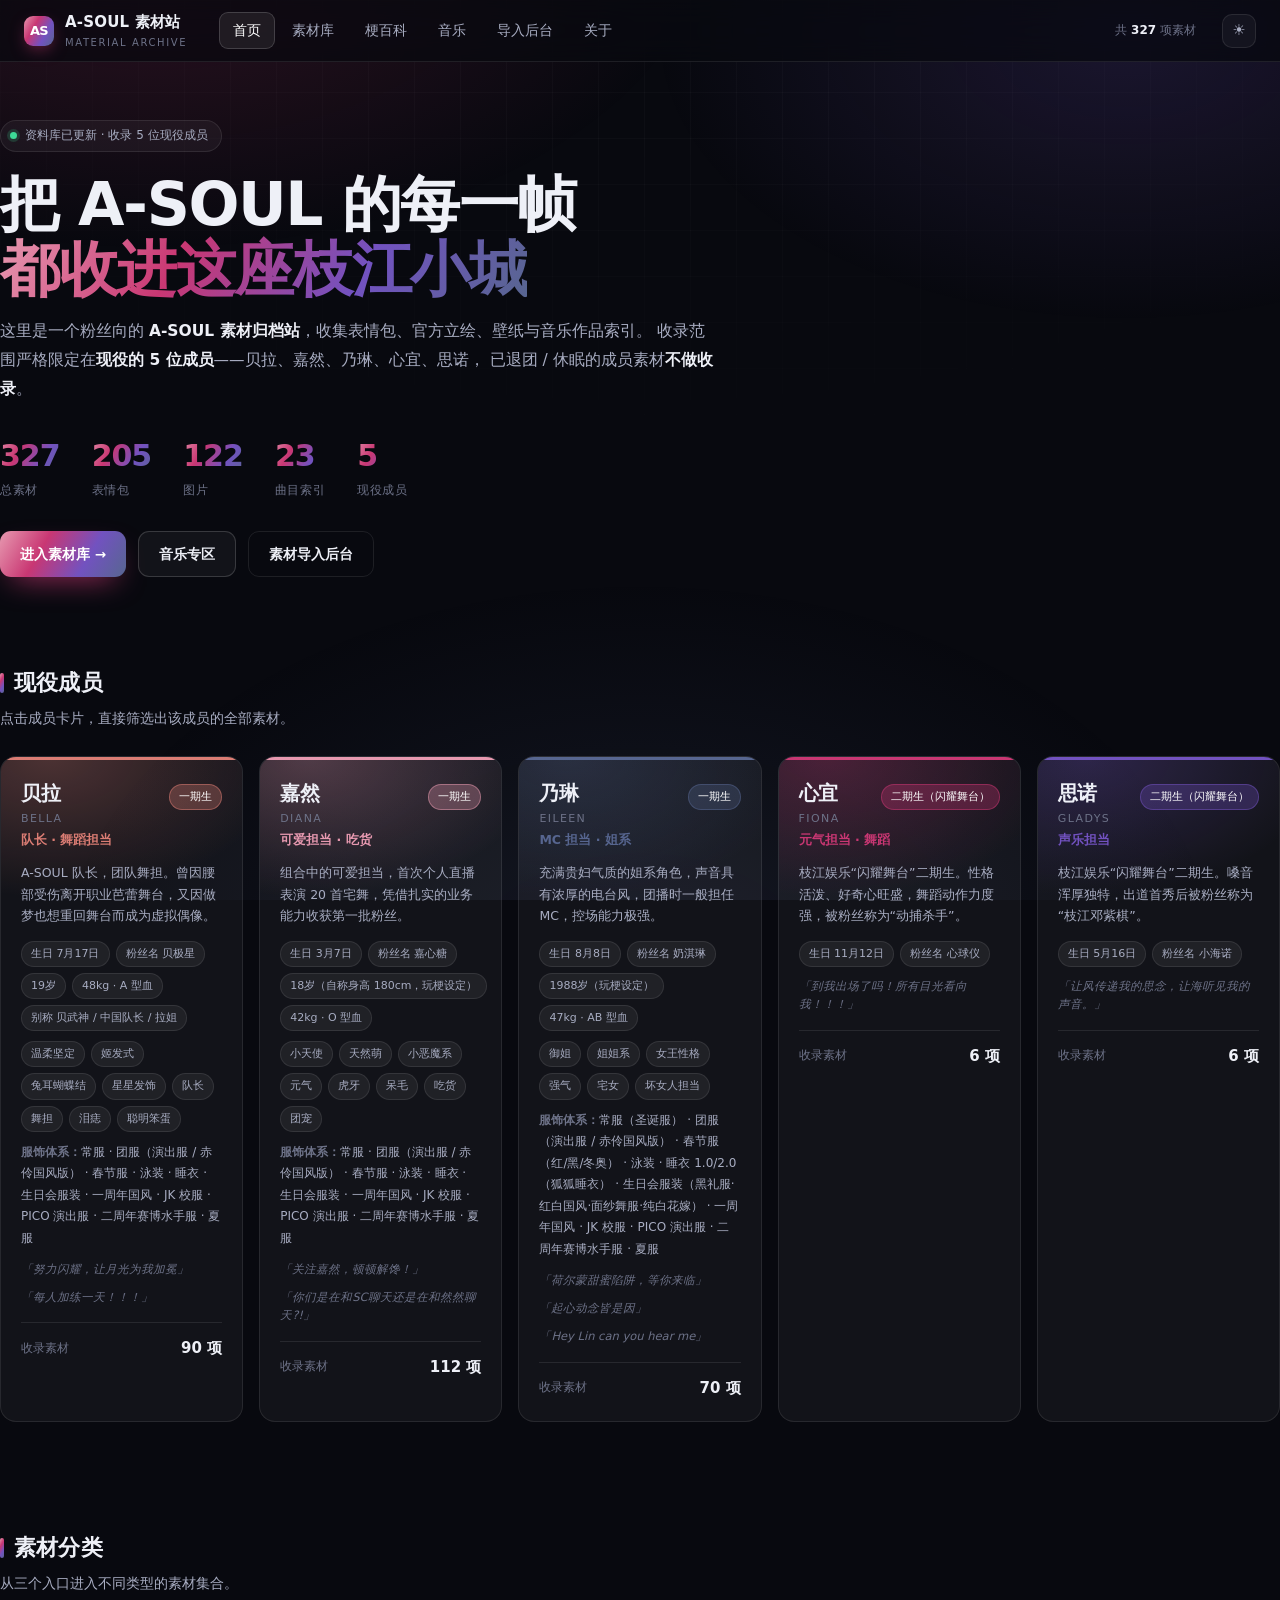
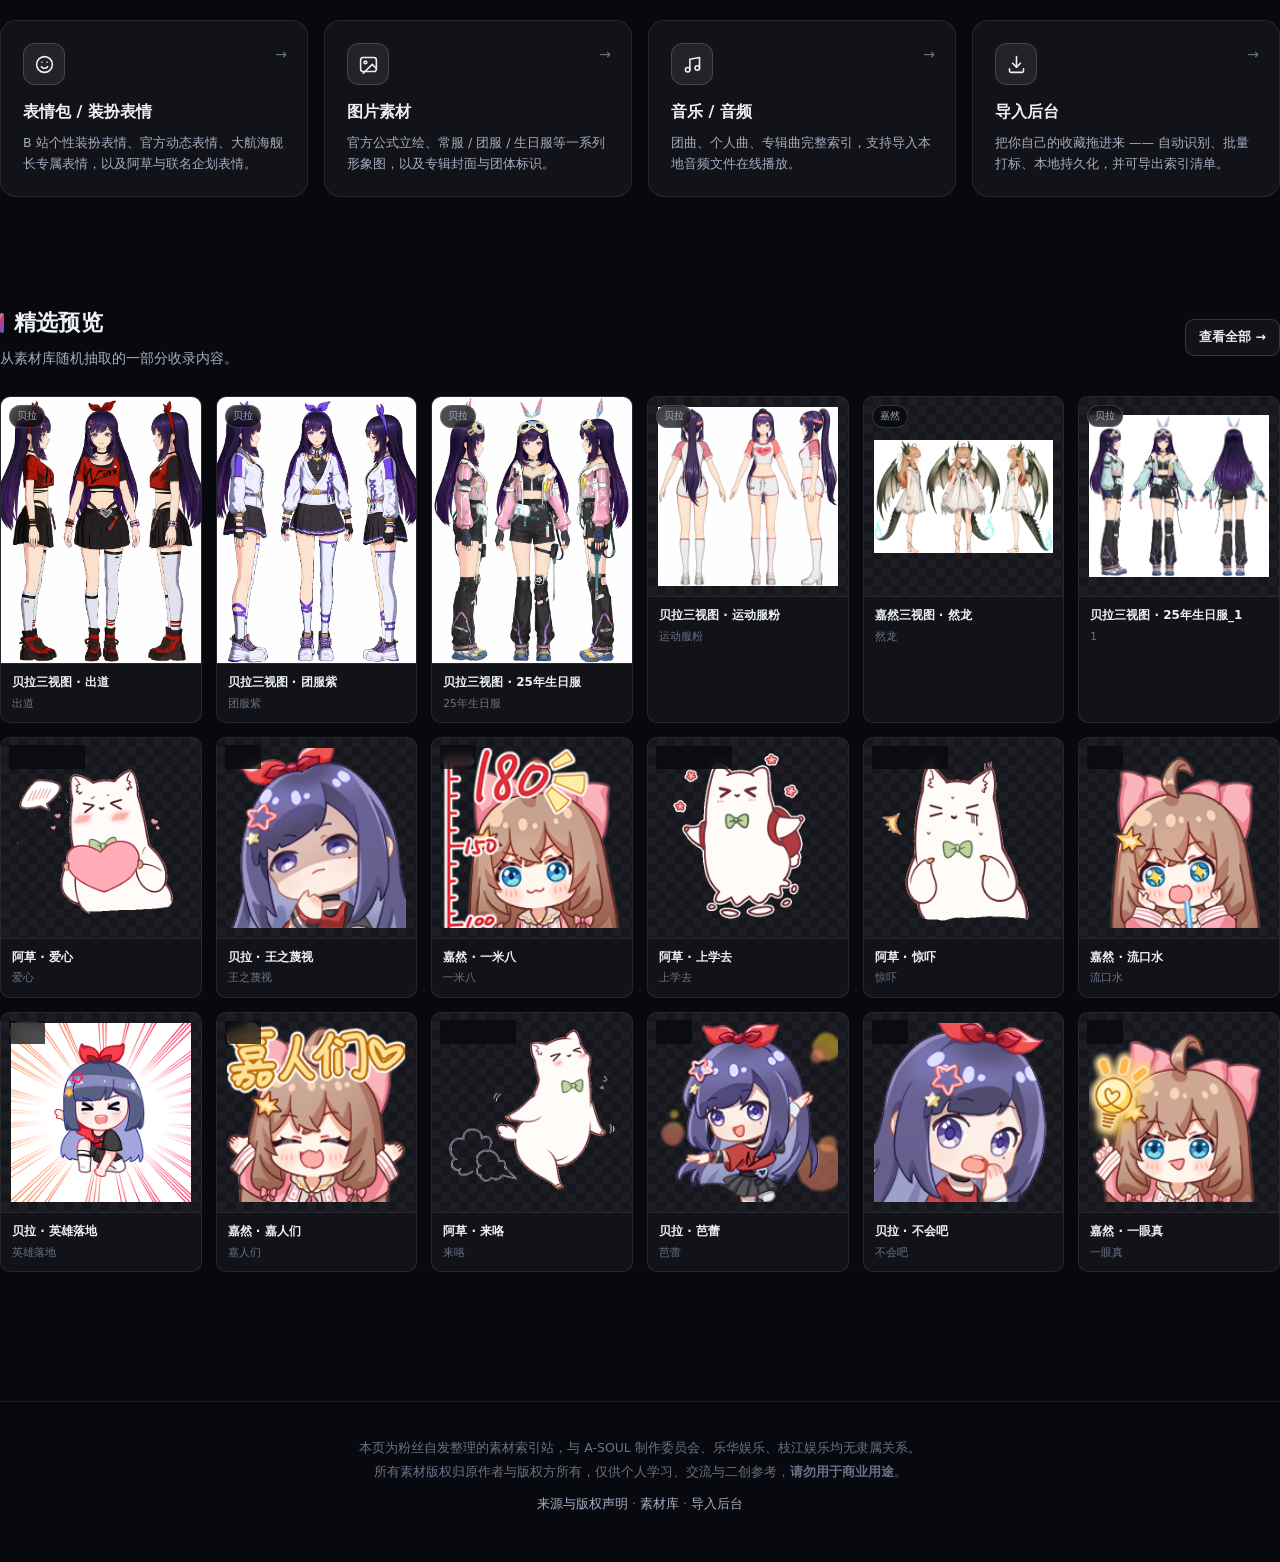
<file: asoul-materials/index.html>
<!DOCTYPE html>
<html lang="zh-CN">
<head>
<meta charset="UTF-8">
<meta name="viewport" content="width=device-width, initial-scale=1">
<title>A-SOUL 素材站 · 灵境少女二创资料库</title>
<meta name="description" content="A-SOUL 素材收集站：表情包、立绘、壁纸与音乐索引。收录贝拉、嘉然、乃琳、心宜、思诺，不含已退团成员。">
<link rel="stylesheet" href="assets/css/site.css">
<script>try{if(localStorage.getItem('asoul.theme')==='light')document.documentElement.setAttribute('data-theme','light')}catch(e){}</script>
</head>
<body>

<header class="nav" data-nav></header>

<main>
  <section class="hero wrap">
    <span class="hero-badge"><i></i>资料库已更新 · 收录 5 位现役成员</span>
    <h1>把 A-SOUL 的每一帧<br><span class="grad">都收进这座枝江小城</span></h1>
    <p class="hero-lead">
      这里是一个粉丝向的 <b>A-SOUL 素材归档站</b>，收集表情包、官方立绘、壁纸与音乐作品索引。
      收录范围严格限定在<b>现役的 5 位成员</b>——贝拉、嘉然、乃琳、心宜、思诺，
      已退团 / 休眠的成员素材<b>不做收录</b>。
    </p>

    <div class="hero-kpis" id="kpis"></div>

    <div class="hero-actions">
      <a class="btn primary" href="gallery.html">进入素材库 →</a>
      <a class="btn" href="audio.html">音乐专区</a>
      <a class="btn ghost" href="import.html">素材导入后台</a>
    </div>
  </section>

  <section class="section wrap">
    <div class="section-head">
      <h2>现役成员</h2>
      <p>点击成员卡片，直接筛选出该成员的全部素材。</p>
    </div>
    <div class="member-grid" id="memberGrid"></div>
  </section>

  <section class="section wrap">
    <div class="section-head">
      <h2>素材分类</h2>
      <p>从三个入口进入不同类型的素材集合。</p>
    </div>
    <div class="entry-grid">
      <a class="entry" href="gallery.html?type=sticker">
        <span class="arrow">→</span>
        <div class="entry-ico">
          <svg width="21" height="21" viewBox="0 0 24 24" fill="none" stroke="currentColor" stroke-width="1.8" stroke-linecap="round" stroke-linejoin="round">
            <circle cx="12" cy="12" r="9"/><path d="M8.5 14.5s1.3 1.8 3.5 1.8 3.5-1.8 3.5-1.8"/><path d="M9 9.5h.01M15 9.5h.01"/>
          </svg>
        </div>
        <h3>表情包 / 装扮表情</h3>
        <p>B 站个性装扮表情、官方动态表情、大航海舰长专属表情，以及阿草与联名企划表情。</p>
      </a>
      <a class="entry" href="gallery.html?type=image">
        <span class="arrow">→</span>
        <div class="entry-ico">
          <svg width="21" height="21" viewBox="0 0 24 24" fill="none" stroke="currentColor" stroke-width="1.8" stroke-linecap="round" stroke-linejoin="round">
            <rect x="3" y="4" width="18" height="16" rx="3"/><circle cx="8.5" cy="9.5" r="1.6"/><path d="M21 16.5l-4.7-4.7L6 22"/>
          </svg>
        </div>
        <h3>图片素材</h3>
        <p>官方公式立绘、常服 / 团服 / 生日服等一系列形象图，以及专辑封面与团体标识。</p>
      </a>
      <a class="entry" href="audio.html">
        <span class="arrow">→</span>
        <div class="entry-ico">
          <svg width="21" height="21" viewBox="0 0 24 24" fill="none" stroke="currentColor" stroke-width="1.8" stroke-linecap="round" stroke-linejoin="round">
            <path d="M9 18V6l11-2v12"/><circle cx="6.5" cy="18" r="2.6"/><circle cx="17.5" cy="16" r="2.6"/>
          </svg>
        </div>
        <h3>音乐 / 音频</h3>
        <p>团曲、个人曲、专辑曲完整索引，支持导入本地音频文件在线播放。</p>
      </a>
      <a class="entry" href="import.html">
        <span class="arrow">→</span>
        <div class="entry-ico">
          <svg width="21" height="21" viewBox="0 0 24 24" fill="none" stroke="currentColor" stroke-width="1.8" stroke-linecap="round" stroke-linejoin="round">
            <path d="M12 3v12"/><path d="M7.5 10.5L12 15l4.5-4.5"/><path d="M4 17v2.5A1.5 1.5 0 0 0 5.5 21h13a1.5 1.5 0 0 0 1.5-1.5V17"/>
          </svg>
        </div>
        <h3>导入后台</h3>
        <p>把你自己的收藏拖进来 —— 自动识别、批量打标、本地持久化，并可导出索引清单。</p>
      </a>
    </div>
  </section>

  <section class="section wrap">
    <div class="section-head row-between">
      <div>
        <h2>精选预览</h2>
        <p>从素材库随机抽取的一部分收录内容。</p>
      </div>
      <a class="btn sm" href="gallery.html">查看全部 →</a>
    </div>
    <div class="grid" id="previewGrid"></div>
  </section>
</main>

<footer class="footer">
  <div>本页为粉丝自发整理的素材索引站，与 A-SOUL 制作委员会、乐华娱乐、枝江娱乐均无隶属关系。</div>
  <div>所有素材版权归原作者与版权方所有，仅供个人学习、交流与二创参考，<b>请勿用于商业用途</b>。</div>
  <div class="mt-8"><a href="about.html">来源与版权声明</a> · <a href="gallery.html">素材库</a> · <a href="import.html">导入后台</a></div>
</footer>

<script src="assets/js/data.js?v=2"></script>
<script src="assets/js/core.js?v=2"></script>
<script>
(async function () {
  const S = window.ASOUL;
  await S.boot('index.html');

  const st = S.stats();

  /* KPI */
  document.getElementById('kpis').innerHTML = [
    ['总素材', st.total],
    ['表情包', st.sticker],
    ['图片', st.image],
    ['曲目索引', st.music],
    ['现役成员', 5]
  ].map(k => '<div class="kpi"><div class="n">' + k[1] + '</div><div class="l">' + k[0] + '</div></div>').join('');

  /* 成员卡 */
  const members = S.baseMembers.filter(m => m.id !== 'group');
  document.getElementById('memberGrid').innerHTML = members.map(m => {
    const n = st.byMember[m.id] || 0;
    const extraChips = [
      m.ageNote ? '<span class="chip">' + m.ageNote + '</span>' : '',
      m.weight ? '<span class="chip">' + m.weight + (m.blood ? ' · ' + m.blood + ' 型血' : '') + '</span>' : '',
      (m.aliases && m.aliases.length) ? '<span class="chip">别称 ' + m.aliases.map(S.esc).join(' / ') + '</span>' : ''
    ].join('');
    const tagRow = (m.tags && m.tags.length)
      ? '<div style="display:flex;flex-wrap:wrap;gap:6px;margin-top:10px">' +
        m.tags.map(t => '<span class="chip">' + S.esc(t) + '</span>').join('') + '</div>'
      : '';
    const outfitLine = (m.outfits && m.outfits.length)
      ? '<div style="margin-top:10px;font-size:12px;line-height:1.8;color:var(--fg-dim)">' +
        '<b style="color:var(--fg-mute);font-weight:600">服饰体系：</b>' + m.outfits.map(S.esc).join(' · ') + '</div>'
      : '';
    const quoteRows = (m.quotes && m.quotes.length ? m.quotes : [m.slogan])
      .map(q => '<div class="mc-quote">「' + S.esc(q) + '」</div>').join('');
    return '<div class="member-card" style="--mc:' + m.color + '" data-goto="' + m.id + '">' +
      '<div class="mc-top"><div><div class="mc-name">' + m.name + '</div>' +
        '<div class="mc-en">' + m.en + '</div></div>' +
        '<div class="chip hl">' + m.group + '</div></div>' +
      '<div class="mc-role">' + S.esc(m.role) + '</div>' +
      '<div class="mc-desc">' + S.esc(m.desc) + '</div>' +
      '<div class="mc-meta">' +
        '<span class="chip">生日 ' + m.birthday + '</span>' +
        '<span class="chip">粉丝名 ' + m.fans + '</span>' +
        extraChips +
      '</div>' +
      tagRow +
      outfitLine +
      quoteRows +
      '<div class="mc-foot"><span>收录素材</span><b>' + n + ' 项</b></div>' +
    '</div>';
  }).join('');

  document.getElementById('memberGrid').addEventListener('click', e => {
    const c = e.target.closest('[data-goto]');
    if (c) location.href = 'gallery.html?member=' + c.getAttribute('data-goto');
  });

  /* 精选预览：均匀抽样，优先图片与标识 */
  const pool = S.assets.slice();
  pool.sort(() => Math.random() - 0.5);
  const feats = pool.filter(a => a.type === 'image').slice(0, 6)
    .concat(pool.filter(a => a.type === 'sticker').slice(0, 12));
  const grid = document.getElementById('previewGrid');
  S.renderBatched(grid, feats, a => {
    const t = document.createElement('template');
    t.innerHTML = S.cardHTML(a).trim();
    return t.content.firstChild;
  }, 24);
  S.eagerLoad(grid);
  S.bindCardEvents(() => feats);
  S.hydrateUserCards(grid);
})();
</script>
</body>
</html>
</file>
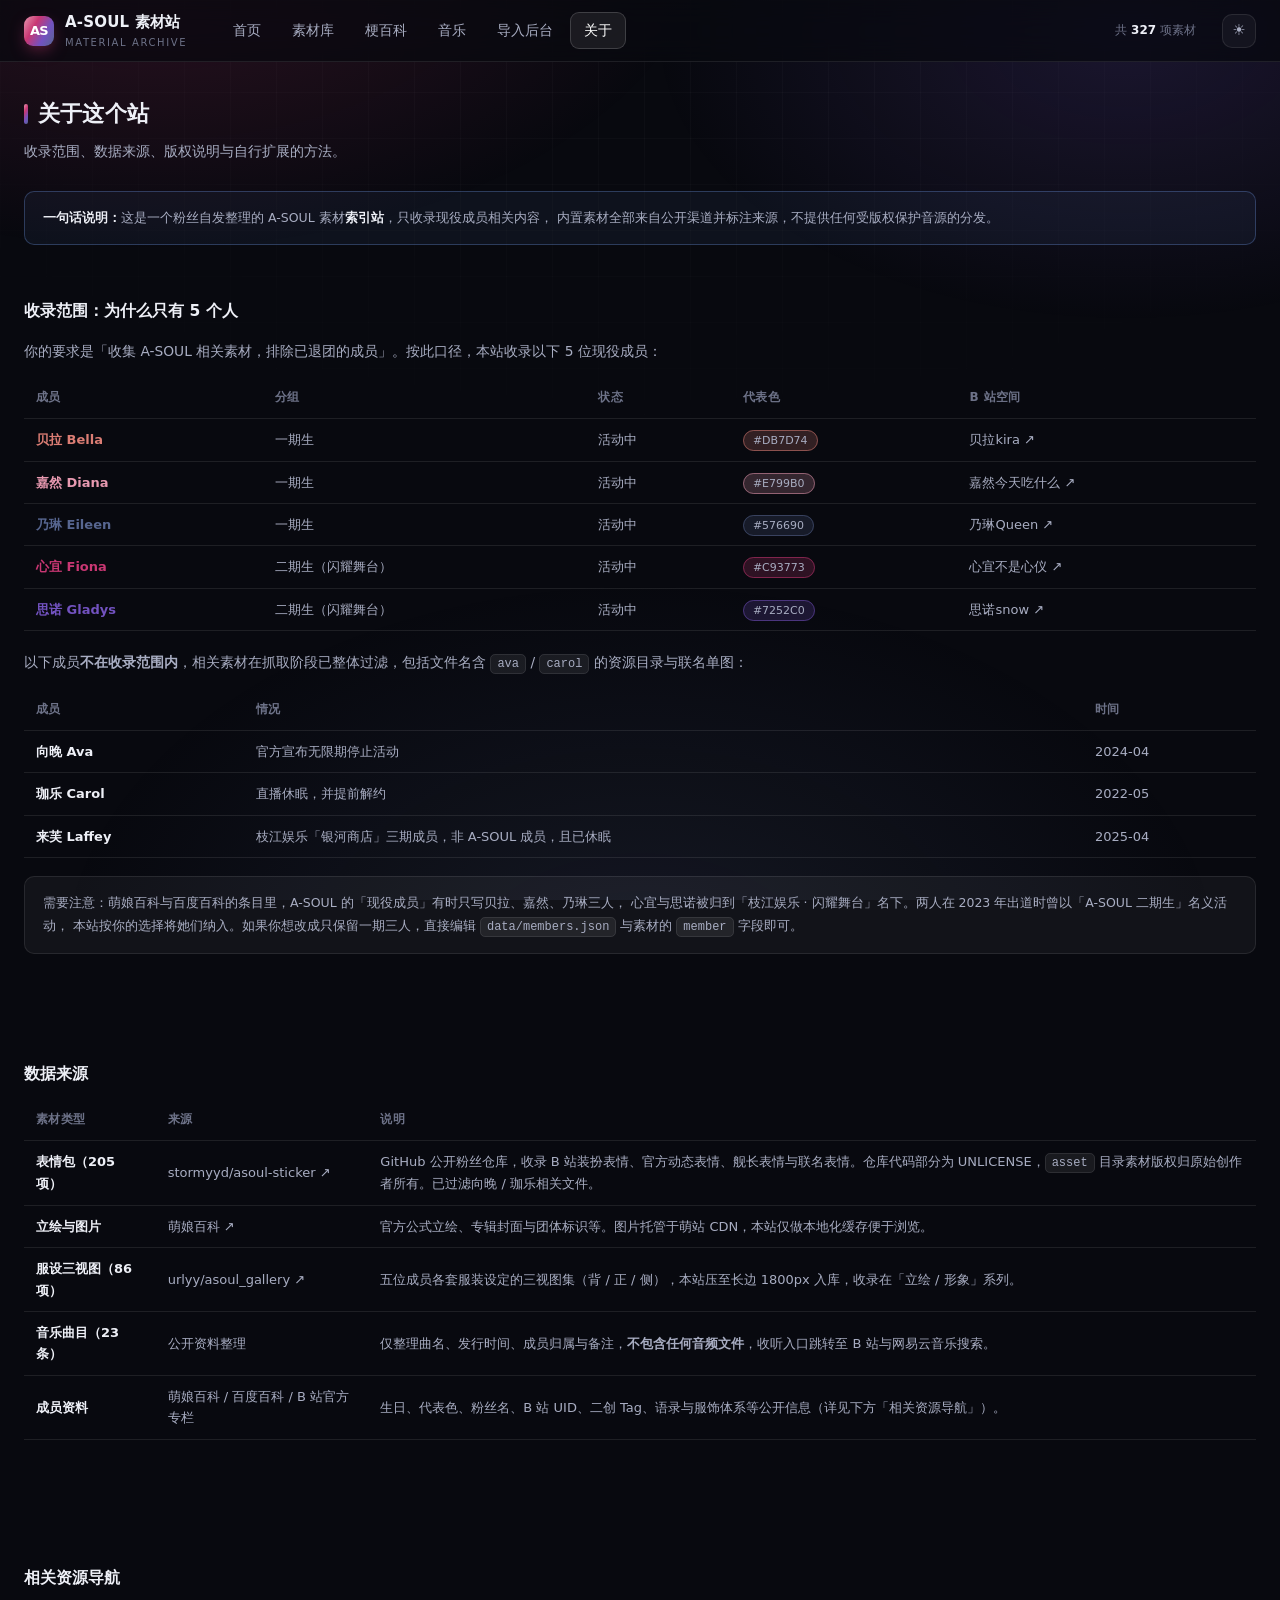
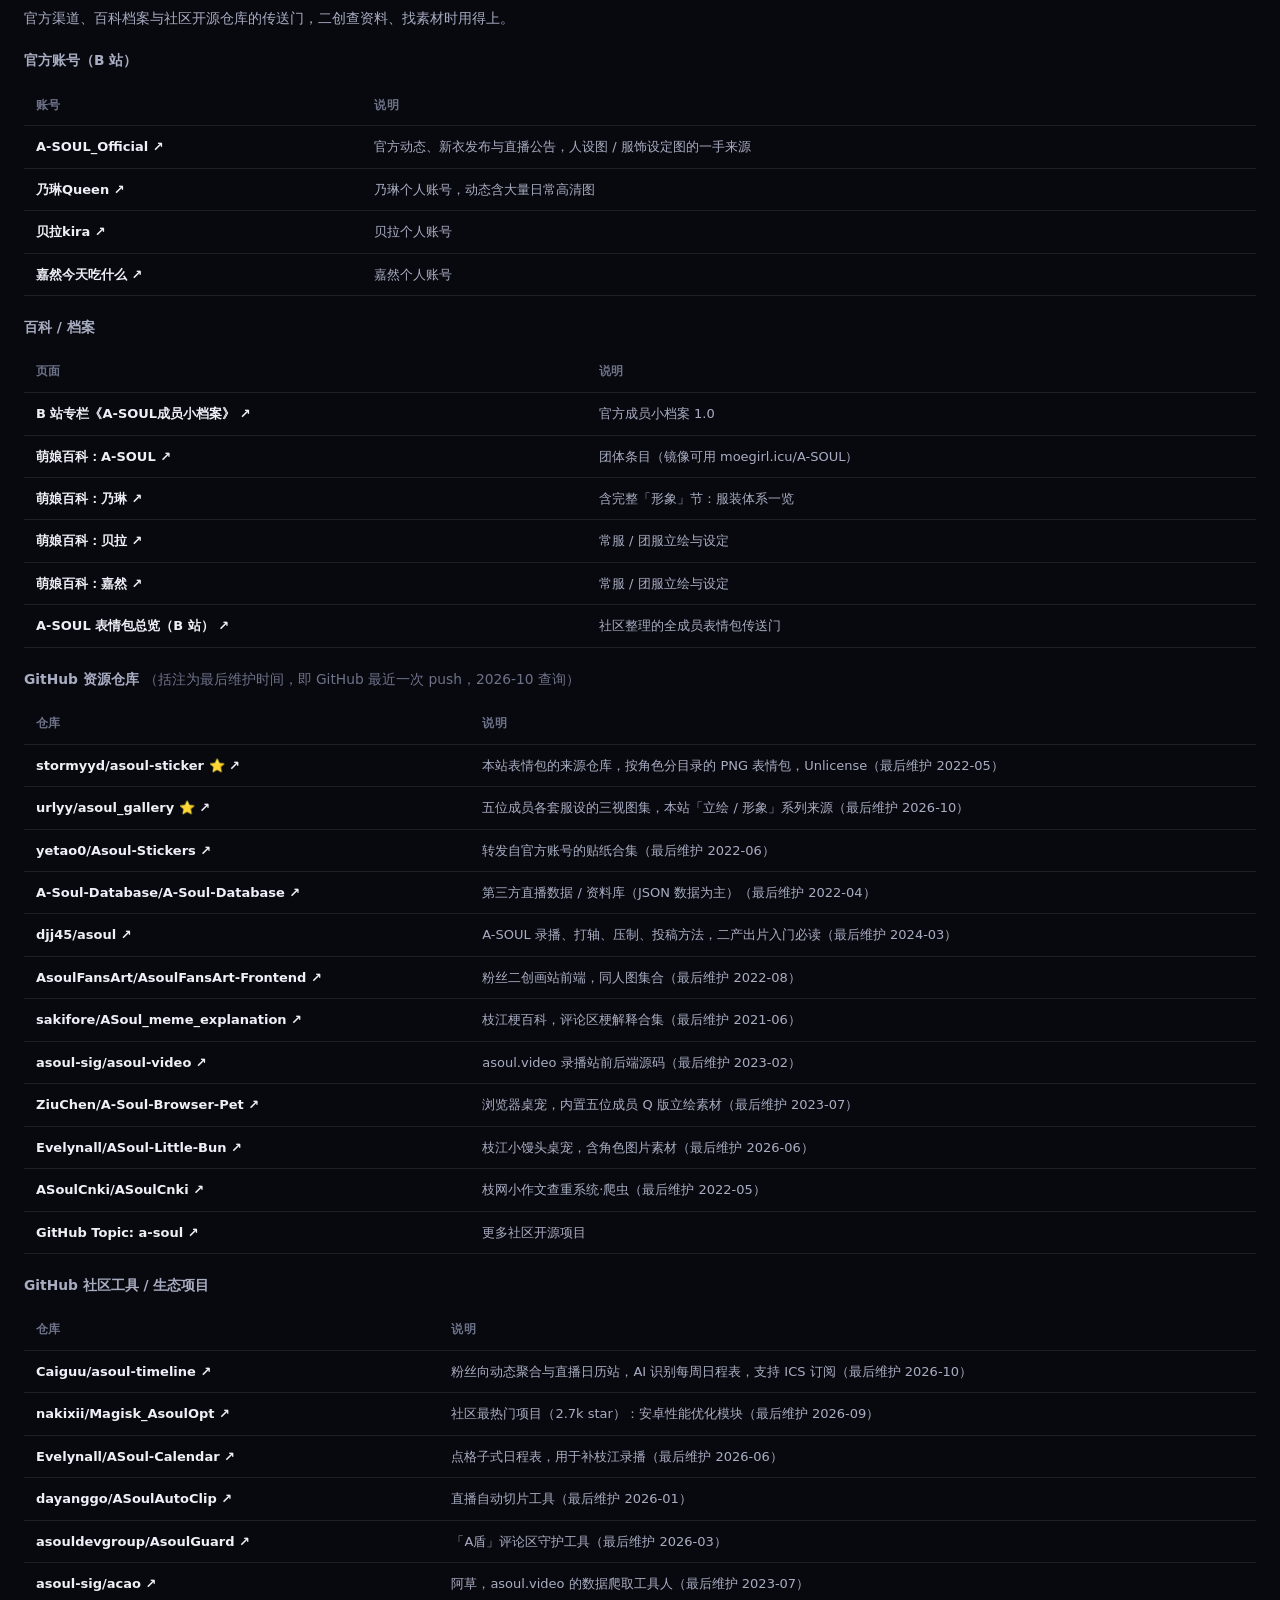
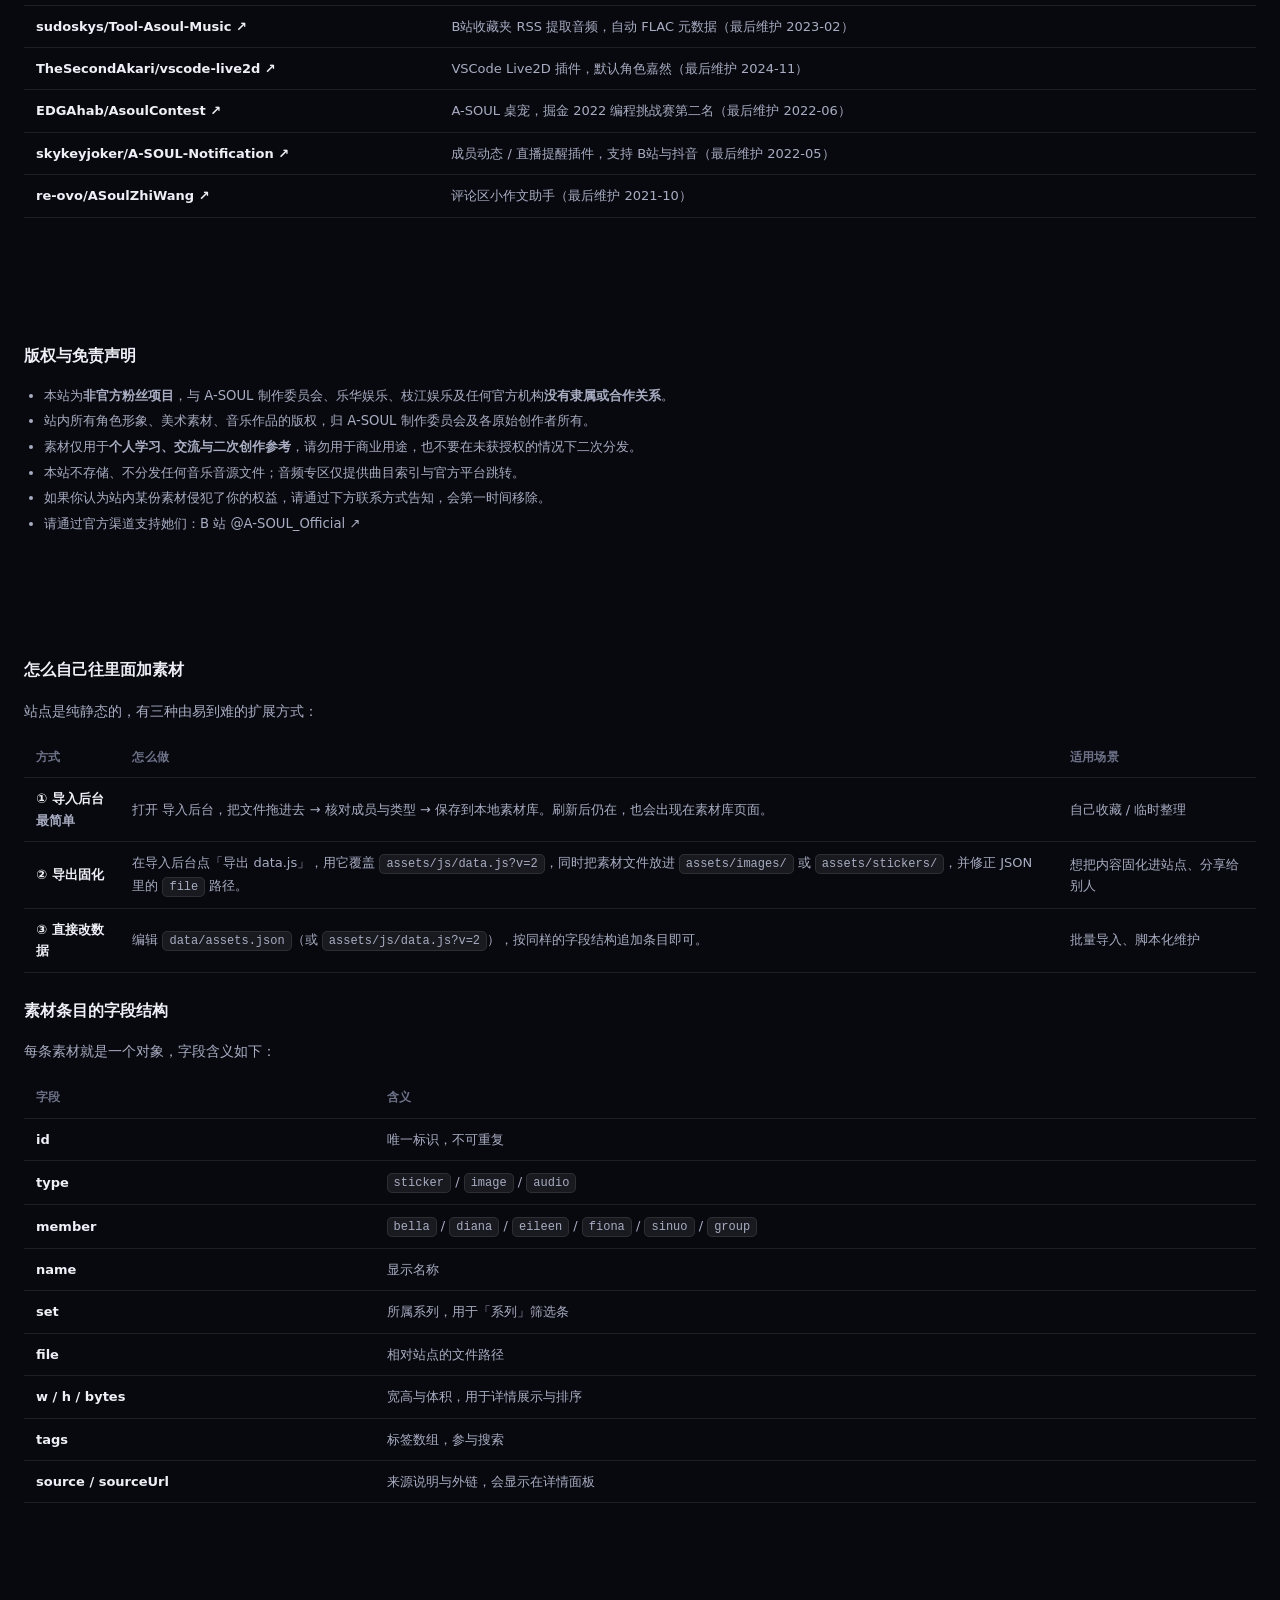
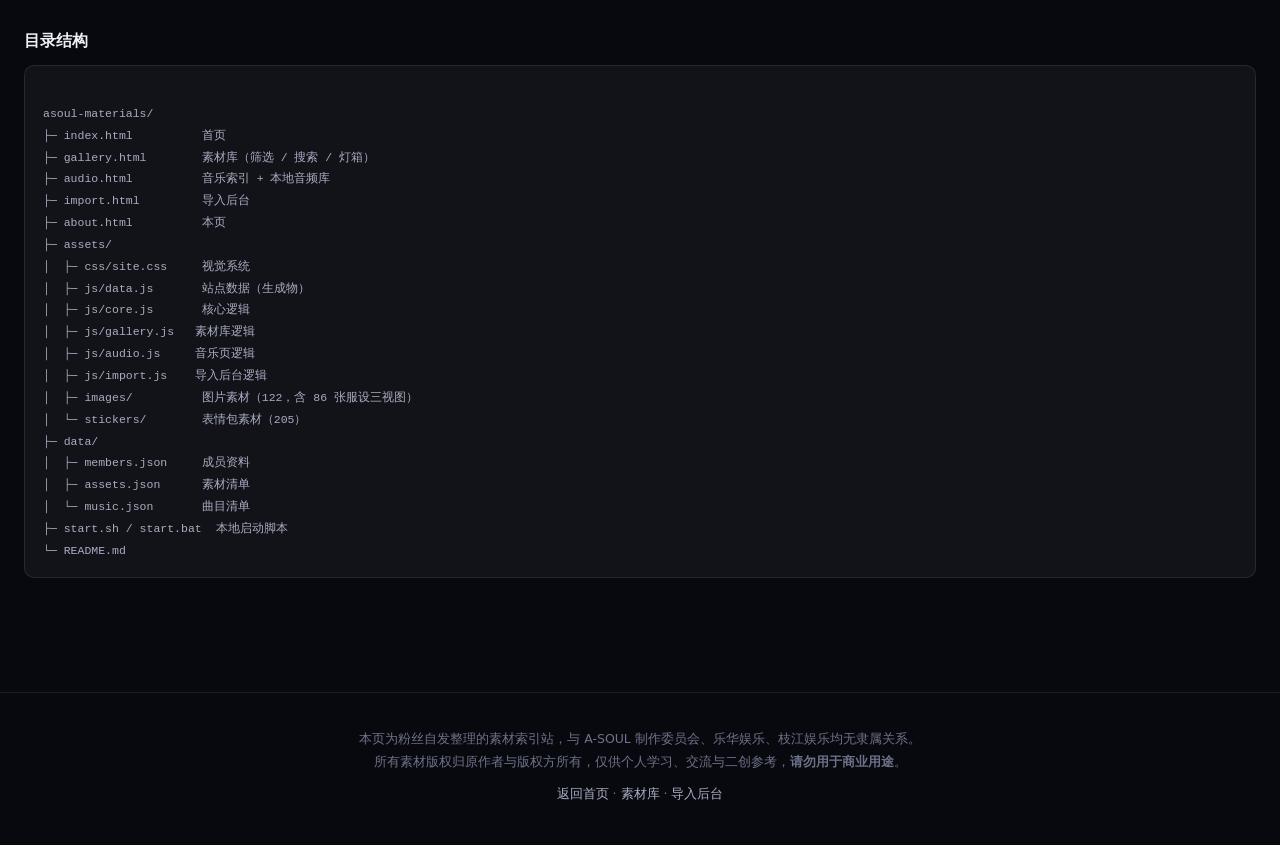
<file: asoul-materials/about.html>
<!DOCTYPE html>
<html lang="zh-CN">
<head>
<meta charset="UTF-8">
<meta name="viewport" content="width=device-width, initial-scale=1">
<title>关于与版权 · A-SOUL 素材站</title>
<link rel="stylesheet" href="assets/css/site.css">
<script>try{if(localStorage.getItem('asoul.theme')==='light')document.documentElement.setAttribute('data-theme','light')}catch(e){}</script>
<style>
  .about p { color: var(--fg-dim); line-height: 1.9; font-size: 13.8px; }
  .about h3 { font-size: 15.5px; margin: 26px 0 10px; }
  .about h3:first-child { margin-top: 0; }
  .about ul { padding-left: 20px; color: var(--fg-dim); line-height: 1.95; font-size: 13.2px; }
  .about code {
    font-family: ui-monospace, Menlo, Consolas, monospace; font-size: 12px;
    background: rgba(255,255,255,.07); padding: 2px 6px; border-radius: 5px;
    border: 1px solid var(--line);
  }
  .about table { width: 100%; border-collapse: collapse; margin: 12px 0 18px; font-size: 13px; }
  .about th, .about td { text-align: left; padding: 10px 12px; border-bottom: 1px solid var(--line); }
  .about th { color: var(--fg-mute); font-weight: 600; font-size: 12px; letter-spacing: .4px; }
  .about td { color: var(--fg-dim); }
  .about .k { color: var(--fg); font-weight: 600; }
</style>
</head>
<body>

<header class="nav" data-nav></header>

<main class="wrap about">
  <div class="section-head" style="padding-top:34px">
    <h2>关于这个站</h2>
    <p>收录范围、数据来源、版权说明与自行扩展的方法。</p>
  </div>

  <div class="note info">
    <b>一句话说明：</b>这是一个粉丝自发整理的 A-SOUL 素材<b>索引站</b>，只收录现役成员相关内容，
    内置素材全部来自公开渠道并标注来源，不提供任何受版权保护音源的分发。
  </div>

  <div class="section">
    <h3>收录范围：为什么只有 5 个人</h3>
    <p>
      你的要求是「收集 A-SOUL 相关素材，排除已退团的成员」。按此口径，本站收录以下 5 位现役成员：
    </p>
    <table>
      <thead>
        <tr><th>成员</th><th>分组</th><th>状态</th><th>代表色</th><th>B 站空间</th></tr>
      </thead>
      <tbody id="scopeTable"></tbody>
    </table>
    <p>
      以下成员<b>不在收录范围内</b>，相关素材在抓取阶段已整体过滤，包括文件名含
      <code>ava</code> / <code>carol</code> 的资源目录与联名单图：
    </p>
    <table>
      <thead><tr><th>成员</th><th>情况</th><th>时间</th></tr></thead>
      <tbody>
        <tr><td class="k">向晚 Ava</td><td>官方宣布无限期停止活动</td><td>2024-04</td></tr>
        <tr><td class="k">珈乐 Carol</td><td>直播休眠，并提前解约</td><td>2022-05</td></tr>
        <tr><td class="k">来芙 Laffey</td><td>枝江娱乐「银河商店」三期成员，非 A-SOUL 成员，且已休眠</td><td>2025-04</td></tr>
      </tbody>
    </table>
    <div class="note">
      需要注意：萌娘百科与百度百科的条目里，A-SOUL 的「现役成员」有时只写贝拉、嘉然、乃琳三人，
      心宜与思诺被归到「枝江娱乐 · 闪耀舞台」名下。两人在 2023 年出道时曾以「A-SOUL 二期生」名义活动，
      本站按你的选择将她们纳入。如果你想改成只保留一期三人，直接编辑
      <code>data/members.json</code> 与素材的 <code>member</code> 字段即可。
    </div>
  </div>

  <div class="section">
    <h3>数据来源</h3>
    <table>
      <thead><tr><th>素材类型</th><th>来源</th><th>说明</th></tr></thead>
      <tbody>
        <tr>
          <td class="k">表情包（205 项）</td>
          <td><a href="https://github.com/stormyyd/asoul-sticker" target="_blank" rel="noopener">stormyyd/asoul-sticker ↗</a></td>
          <td>GitHub 公开粉丝仓库，收录 B 站装扮表情、官方动态表情、舰长表情与联名表情。仓库代码部分为 UNLICENSE，<code>asset</code> 目录素材版权归原始创作者所有。已过滤向晚 / 珈乐相关文件。</td>
        </tr>
        <tr>
          <td class="k">立绘与图片</td>
          <td><a href="https://mzh.moegirl.org.cn/A-SOUL" target="_blank" rel="noopener">萌娘百科 ↗</a></td>
          <td>官方公式立绘、专辑封面与团体标识等。图片托管于萌站 CDN，本站仅做本地化缓存便于浏览。</td>
        </tr>
        <tr>
          <td class="k">服设三视图（86 项）</td>
          <td><a href="https://github.com/urlyy/asoul_gallery" target="_blank" rel="noopener">urlyy/asoul_gallery ↗</a></td>
          <td>五位成员各套服装设定的三视图集（背 / 正 / 侧），本站压至长边 1800px 入库，收录在「立绘 / 形象」系列。</td>
        </tr>
        <tr>
          <td class="k">音乐曲目（23 条）</td>
          <td>公开资料整理</td>
          <td>仅整理曲名、发行时间、成员归属与备注，<b>不包含任何音频文件</b>，收听入口跳转至 B 站与网易云音乐搜索。</td>
        </tr>
        <tr>
          <td class="k">成员资料</td>
          <td>萌娘百科 / 百度百科 / B 站官方专栏</td>
          <td>生日、代表色、粉丝名、B 站 UID、二创 Tag、语录与服饰体系等公开信息（详见下方「相关资源导航」）。</td>
        </tr>
      </tbody>
    </table>
  </div>

  <div class="section" id="links">
    <h3>相关资源导航</h3>
    <p>官方渠道、百科档案与社区开源仓库的传送门，二创查资料、找素材时用得上。</p>

    <p style="font-weight:600;margin:16px 0 4px">官方账号（B 站）</p>
    <table>
      <thead><tr><th>账号</th><th>说明</th></tr></thead>
      <tbody>
        <tr><td class="k"><a href="https://space.bilibili.com/703007996" target="_blank" rel="noopener">A-SOUL_Official ↗</a></td><td>官方动态、新衣发布与直播公告，人设图 / 服饰设定图的一手来源</td></tr>
        <tr><td class="k"><a href="https://space.bilibili.com/672342685" target="_blank" rel="noopener">乃琳Queen ↗</a></td><td>乃琳个人账号，动态含大量日常高清图</td></tr>
        <tr><td class="k"><a href="https://space.bilibili.com/672353429" target="_blank" rel="noopener">贝拉kira ↗</a></td><td>贝拉个人账号</td></tr>
        <tr><td class="k"><a href="https://space.bilibili.com/672328094" target="_blank" rel="noopener">嘉然今天吃什么 ↗</a></td><td>嘉然个人账号</td></tr>
      </tbody>
    </table>

    <p style="font-weight:600;margin:16px 0 4px">百科 / 档案</p>
    <table>
      <thead><tr><th>页面</th><th>说明</th></tr></thead>
      <tbody>
        <tr><td class="k"><a href="https://www.bilibili.com/read/cv9289290" target="_blank" rel="noopener">B 站专栏《A-SOUL成员小档案》 ↗</a></td><td>官方成员小档案 1.0</td></tr>
        <tr><td class="k"><a href="https://zh.moegirl.org.cn/A-SOUL" target="_blank" rel="noopener">萌娘百科：A-SOUL ↗</a></td><td>团体条目（镜像可用 moegirl.icu/A-SOUL）</td></tr>
        <tr><td class="k"><a href="https://moegirl.icu/%E4%B9%83%E7%90%B3" target="_blank" rel="noopener">萌娘百科：乃琳 ↗</a></td><td>含完整「形象」节：服装体系一览</td></tr>
        <tr><td class="k"><a href="https://moegirl.icu/%E8%B4%9D%E6%8B%89(%E8%99%9A%E6%8B%9FUP%E4%B8%BB)" target="_blank" rel="noopener">萌娘百科：贝拉 ↗</a></td><td>常服 / 团服立绘与设定</td></tr>
        <tr><td class="k"><a href="https://moegirl.icu/%E5%98%89%E7%84%B6" target="_blank" rel="noopener">萌娘百科：嘉然 ↗</a></td><td>常服 / 团服立绘与设定</td></tr>
        <tr><td class="k"><a href="https://www.bilibili.com/opus/621859097793693557" target="_blank" rel="noopener">A-SOUL 表情包总览（B 站） ↗</a></td><td>社区整理的全成员表情包传送门</td></tr>
      </tbody>
    </table>

    <p style="font-weight:600;margin:16px 0 4px">GitHub 资源仓库 <span style="font-weight:400;color:var(--fg-mute)">（括注为最后维护时间，即 GitHub 最近一次 push，2026-10 查询）</span></p>
    <table>
      <thead><tr><th>仓库</th><th>说明</th></tr></thead>
      <tbody>
        <tr><td class="k"><a href="https://github.com/stormyyd/asoul-sticker" target="_blank" rel="noopener">stormyyd/asoul-sticker ⭐ ↗</a></td><td>本站表情包的来源仓库，按角色分目录的 PNG 表情包，Unlicense（最后维护 2022-05）</td></tr>
        <tr><td class="k"><a href="https://github.com/urlyy/asoul_gallery" target="_blank" rel="noopener">urlyy/asoul_gallery ⭐ ↗</a></td><td>五位成员各套服设的三视图集，本站「立绘 / 形象」系列来源（最后维护 2026-10）</td></tr>
        <tr><td class="k"><a href="https://github.com/yetao0/Asoul-Stickers" target="_blank" rel="noopener">yetao0/Asoul-Stickers ↗</a></td><td>转发自官方账号的贴纸合集（最后维护 2022-06）</td></tr>
        <tr><td class="k"><a href="https://github.com/A-Soul-Database/A-Soul-Database" target="_blank" rel="noopener">A-Soul-Database/A-Soul-Database ↗</a></td><td>第三方直播数据 / 资料库（JSON 数据为主）（最后维护 2022-04）</td></tr>
        <tr><td class="k"><a href="https://github.com/djj45/asoul" target="_blank" rel="noopener">djj45/asoul ↗</a></td><td>A-SOUL 录播、打轴、压制、投稿方法，二产出片入门必读（最后维护 2024-03）</td></tr>
        <tr><td class="k"><a href="https://github.com/AsoulFansArt/AsoulFansArt-Frontend" target="_blank" rel="noopener">AsoulFansArt/AsoulFansArt-Frontend ↗</a></td><td>粉丝二创画站前端，同人图集合（最后维护 2022-08）</td></tr>
        <tr><td class="k"><a href="https://github.com/sakifore/ASoul_meme_explanation" target="_blank" rel="noopener">sakifore/ASoul_meme_explanation ↗</a></td><td>枝江梗百科，评论区梗解释合集（最后维护 2021-06）</td></tr>
        <tr><td class="k"><a href="https://github.com/asoul-sig/asoul-video" target="_blank" rel="noopener">asoul-sig/asoul-video ↗</a></td><td>asoul.video 录播站前后端源码（最后维护 2023-02）</td></tr>
        <tr><td class="k"><a href="https://github.com/ZiuChen/A-Soul-Browser-Pet" target="_blank" rel="noopener">ZiuChen/A-Soul-Browser-Pet ↗</a></td><td>浏览器桌宠，内置五位成员 Q 版立绘素材（最后维护 2023-07）</td></tr>
        <tr><td class="k"><a href="https://github.com/Evelynall/ASoul-Little-Bun" target="_blank" rel="noopener">Evelynall/ASoul-Little-Bun ↗</a></td><td>枝江小馒头桌宠，含角色图片素材（最后维护 2026-06）</td></tr>
        <tr><td class="k"><a href="https://github.com/ASoulCnki/ASoulCnki" target="_blank" rel="noopener">ASoulCnki/ASoulCnki ↗</a></td><td>枝网小作文查重系统·爬虫（最后维护 2022-05）</td></tr>
        <tr><td class="k"><a href="https://github.com/topics/a-soul" target="_blank" rel="noopener">GitHub Topic: a-soul ↗</a></td><td>更多社区开源项目</td></tr>
      </tbody>
    </table>

    <p style="font-weight:600;margin:16px 0 4px">GitHub 社区工具 / 生态项目</p>
    <table>
      <thead><tr><th>仓库</th><th>说明</th></tr></thead>
      <tbody>
        <tr><td class="k"><a href="https://github.com/Caiguu/asoul-timeline" target="_blank" rel="noopener">Caiguu/asoul-timeline ↗</a></td><td>粉丝向动态聚合与直播日历站，AI 识别每周日程表，支持 ICS 订阅（最后维护 2026-10）</td></tr>
        <tr><td class="k"><a href="https://github.com/nakixii/Magisk_AsoulOpt" target="_blank" rel="noopener">nakixii/Magisk_AsoulOpt ↗</a></td><td>社区最热门项目（2.7k star）：安卓性能优化模块（最后维护 2026-09）</td></tr>
        <tr><td class="k"><a href="https://github.com/Evelynall/ASoul-Calendar" target="_blank" rel="noopener">Evelynall/ASoul-Calendar ↗</a></td><td>点格子式日程表，用于补枝江录播（最后维护 2026-06）</td></tr>
        <tr><td class="k"><a href="https://github.com/dayanggo/ASoulAutoClip" target="_blank" rel="noopener">dayanggo/ASoulAutoClip ↗</a></td><td>直播自动切片工具（最后维护 2026-01）</td></tr>
        <tr><td class="k"><a href="https://github.com/asouldevgroup/AsoulGuard" target="_blank" rel="noopener">asouldevgroup/AsoulGuard ↗</a></td><td>「A盾」评论区守护工具（最后维护 2026-03）</td></tr>
        <tr><td class="k"><a href="https://github.com/asoul-sig/acao" target="_blank" rel="noopener">asoul-sig/acao ↗</a></td><td>阿草，asoul.video 的数据爬取工具人（最后维护 2023-07）</td></tr>
        <tr><td class="k"><a href="https://github.com/sudoskys/Tool-Asoul-Music" target="_blank" rel="noopener">sudoskys/Tool-Asoul-Music ↗</a></td><td>B站收藏夹 RSS 提取音频，自动 FLAC 元数据（最后维护 2023-02）</td></tr>
        <tr><td class="k"><a href="https://github.com/TheSecondAkari/vscode-live2d" target="_blank" rel="noopener">TheSecondAkari/vscode-live2d ↗</a></td><td>VSCode Live2D 插件，默认角色嘉然（最后维护 2024-11）</td></tr>
        <tr><td class="k"><a href="https://github.com/EDGAhab/AsoulContest" target="_blank" rel="noopener">EDGAhab/AsoulContest ↗</a></td><td>A-SOUL 桌宠，掘金 2022 编程挑战赛第二名（最后维护 2022-06）</td></tr>
        <tr><td class="k"><a href="https://github.com/skykeyjoker/A-SOUL-Notification" target="_blank" rel="noopener">skykeyjoker/A-SOUL-Notification ↗</a></td><td>成员动态 / 直播提醒插件，支持 B站与抖音（最后维护 2022-05）</td></tr>
        <tr><td class="k"><a href="https://github.com/re-ovo/ASoulZhiWang" target="_blank" rel="noopener">re-ovo/ASoulZhiWang ↗</a></td><td>评论区小作文助手（最后维护 2021-10）</td></tr>
      </tbody>
    </table>
  </div>

  <div class="section">
    <h3>版权与免责声明</h3>
    <ul>
      <li>本站为<b>非官方粉丝项目</b>，与 A-SOUL 制作委员会、乐华娱乐、枝江娱乐及任何官方机构<b>没有隶属或合作关系</b>。</li>
      <li>站内所有角色形象、美术素材、音乐作品的版权，归 A-SOUL 制作委员会及各原始创作者所有。</li>
      <li>素材仅用于<b>个人学习、交流与二次创作参考</b>，请勿用于商业用途，也不要在未获授权的情况下二次分发。</li>
      <li>本站不存储、不分发任何音乐音源文件；音频专区仅提供曲目索引与官方平台跳转。</li>
      <li>如果你认为站内某份素材侵犯了你的权益，请通过下方联系方式告知，会第一时间移除。</li>
      <li>请通过官方渠道支持她们：<a href="https://space.bilibili.com/703007996" target="_blank" rel="noopener">B 站 @A-SOUL_Official ↗</a></li>
    </ul>
  </div>

  <div class="section">
    <h3>怎么自己往里面加素材</h3>
    <p>站点是纯静态的，有三种由易到难的扩展方式：</p>
    <table>
      <thead><tr><th>方式</th><th>怎么做</th><th>适用场景</th></tr></thead>
      <tbody>
        <tr>
          <td class="k">① 导入后台<br><span class="text-dim">最简单</span></td>
          <td>打开 <a href="import.html">导入后台</a>，把文件拖进去 → 核对成员与类型 → 保存到本地素材库。刷新后仍在，也会出现在素材库页面。</td>
          <td>自己收藏 / 临时整理</td>
        </tr>
        <tr>
          <td class="k">② 导出固化</td>
          <td>在导入后台点「导出 data.js」，用它覆盖 <code>assets/js/data.js?v=2</code>，同时把素材文件放进 <code>assets/images/</code> 或 <code>assets/stickers/</code>，并修正 JSON 里的 <code>file</code> 路径。</td>
          <td>想把内容固化进站点、分享给别人</td>
        </tr>
        <tr>
          <td class="k">③ 直接改数据</td>
          <td>编辑 <code>data/assets.json</code>（或 <code>assets/js/data.js?v=2</code>），按同样的字段结构追加条目即可。</td>
          <td>批量导入、脚本化维护</td>
        </tr>
      </tbody>
    </table>

    <h3>素材条目的字段结构</h3>
    <p>每条素材就是一个对象，字段含义如下：</p>
    <table>
      <thead><tr><th>字段</th><th>含义</th></tr></thead>
      <tbody>
        <tr><td class="k">id</td><td>唯一标识，不可重复</td></tr>
        <tr><td class="k">type</td><td><code>sticker</code> / <code>image</code> / <code>audio</code></td></tr>
        <tr><td class="k">member</td><td><code>bella</code> / <code>diana</code> / <code>eileen</code> / <code>fiona</code> / <code>sinuo</code> / <code>group</code></td></tr>
        <tr><td class="k">name</td><td>显示名称</td></tr>
        <tr><td class="k">set</td><td>所属系列，用于「系列」筛选条</td></tr>
        <tr><td class="k">file</td><td>相对站点的文件路径</td></tr>
        <tr><td class="k">w / h / bytes</td><td>宽高与体积，用于详情展示与排序</td></tr>
        <tr><td class="k">tags</td><td>标签数组，参与搜索</td></tr>
        <tr><td class="k">source / sourceUrl</td><td>来源说明与外链，会显示在详情面板</td></tr>
      </tbody>
    </table>
  </div>

  <div class="section">
    <h3>目录结构</h3>
    <div class="note mono" style="white-space:pre;overflow-x:auto;line-height:1.9">
asoul-materials/
├─ index.html          首页
├─ gallery.html        素材库（筛选 / 搜索 / 灯箱）
├─ audio.html          音乐索引 + 本地音频库
├─ import.html         导入后台
├─ about.html          本页
├─ assets/
│  ├─ css/site.css     视觉系统
│  ├─ js/data.js       站点数据（生成物）
│  ├─ js/core.js       核心逻辑
│  ├─ js/gallery.js   素材库逻辑
│  ├─ js/audio.js     音乐页逻辑
│  ├─ js/import.js    导入后台逻辑
│  ├─ images/          图片素材（122，含 86 张服设三视图）
│  └─ stickers/        表情包素材（205）
├─ data/
│  ├─ members.json     成员资料
│  ├─ assets.json      素材清单
│  └─ music.json       曲目清单
├─ start.sh / start.bat  本地启动脚本
└─ README.md</div>
  </div>
</main>

<footer class="footer">
  <div>本页为粉丝自发整理的素材索引站，与 A-SOUL 制作委员会、乐华娱乐、枝江娱乐均无隶属关系。</div>
  <div>所有素材版权归原作者与版权方所有，仅供个人学习、交流与二创参考，<b>请勿用于商业用途</b>。</div>
  <div class="mt-8"><a href="index.html">返回首页</a> · <a href="gallery.html">素材库</a> · <a href="import.html">导入后台</a></div>
</footer>

<script src="assets/js/data.js?v=2"></script>
<script src="assets/js/core.js?v=2"></script>
<script>
(async function () {
  const S = window.ASOUL;
  await S.boot('about.html');
  document.getElementById('scopeTable').innerHTML = S.baseMembers
    .filter(m => m.id !== 'group')
    .map(m => '<tr>' +
      '<td class="k" style="color:' + m.color + '">' + m.name + ' ' + m.en + '</td>' +
      '<td>' + m.group + '</td>' +
      '<td>' + m.status + '</td>' +
      '<td><span class="chip" style="background:' + m.color + '33;border-color:' + m.color + '88">' + m.color + '</span></td>' +
      '<td><a href="' + m.bili + '" target="_blank" rel="noopener">' + m.biliName + ' ↗</a></td>' +
    '</tr>').join('');
})();
</script>
</body>
</html>
</file>
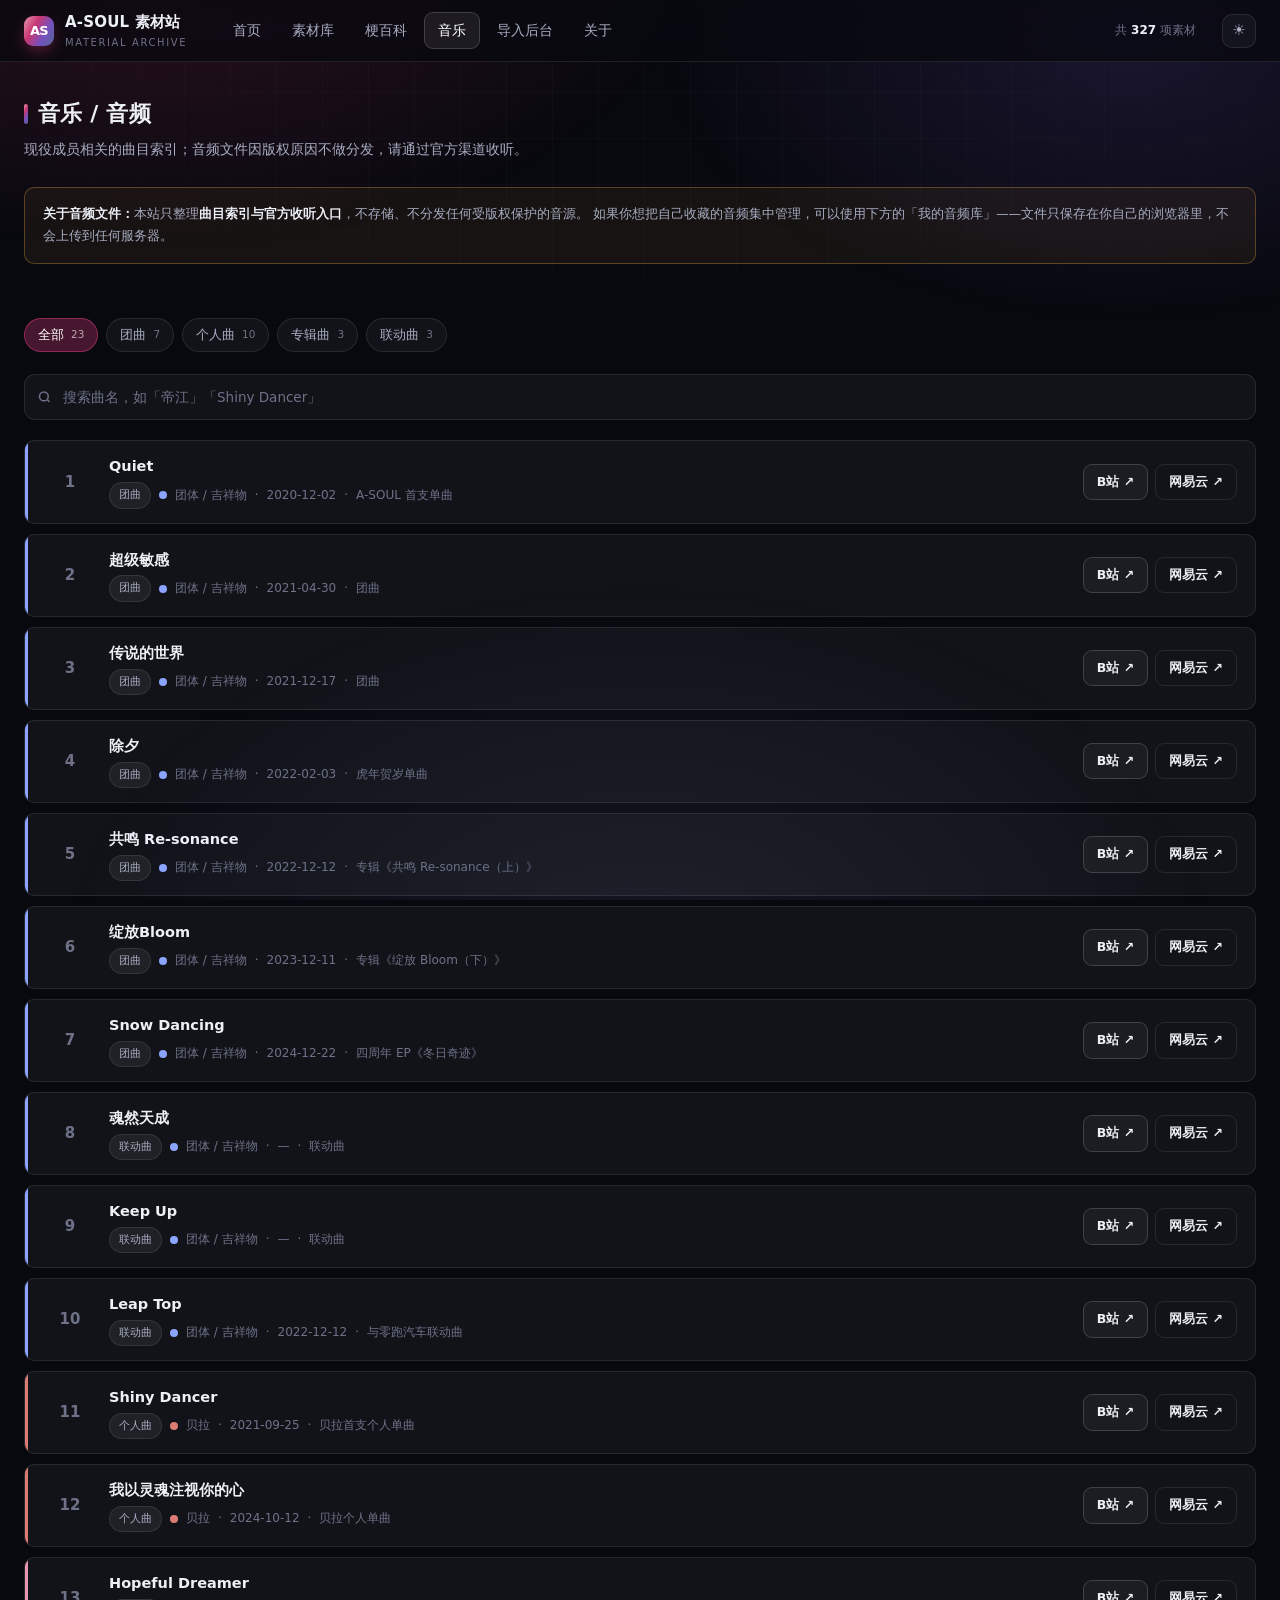
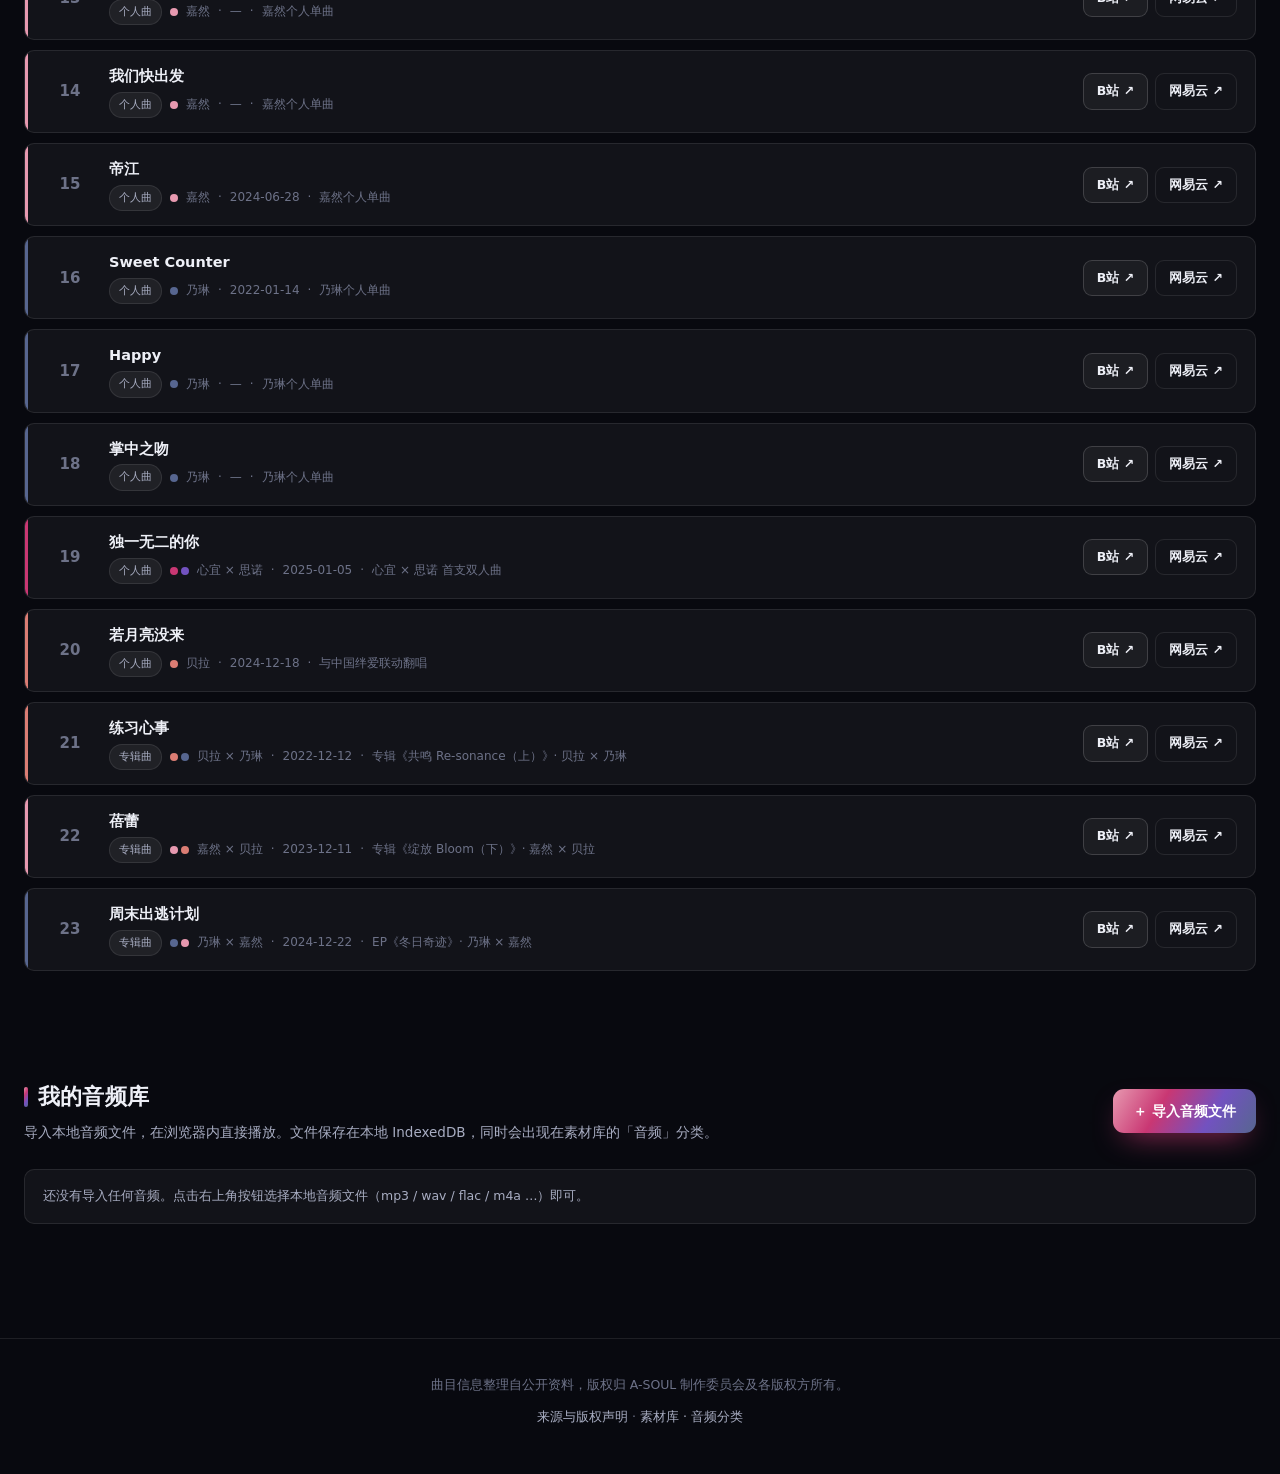
<file: asoul-materials/audio.html>
<!DOCTYPE html>
<html lang="zh-CN">
<head>
<meta charset="UTF-8">
<meta name="viewport" content="width=device-width, initial-scale=1">
<title>音乐与音频 · A-SOUL 素材站</title>
<link rel="stylesheet" href="assets/css/site.css">
<script>try{if(localStorage.getItem('asoul.theme')==='light')document.documentElement.setAttribute('data-theme','light')}catch(e){}</script>
</head>
<body>

<header class="nav" data-nav></header>

<main class="wrap">
  <div class="section-head" style="padding-top:34px">
    <h2>音乐 / 音频</h2>
    <p>现役成员相关的曲目索引；音频文件因版权原因不做分发，请通过官方渠道收听。</p>
  </div>

  <div class="note warn">
    <b>关于音频文件：</b>本站只整理<b>曲目索引与官方收听入口</b>，不存储、不分发任何受版权保护的音源。
    如果你想把自己收藏的音频集中管理，可以使用下方的「我的音频库」——文件只保存在你自己的浏览器里，不会上传到任何服务器。
  </div>

  <section class="section">
    <div class="music-tabs" id="cats"></div>
    <div class="search-box" style="margin-bottom:20px">
      <svg width="15" height="15" viewBox="0 0 24 24" fill="none" stroke="currentColor" stroke-width="2.4">
        <circle cx="11" cy="11" r="7"/><path d="M20 20l-3.5-3.5"/>
      </svg>
      <input type="text" id="mq" placeholder="搜索曲名，如「帝江」「Shiny Dancer」">
    </div>
    <div class="music-list" id="songList"></div>
    <div id="songEmpty"></div>
  </section>

  <section class="section">
    <div class="section-head row-between">
      <div>
        <h2>我的音频库</h2>
        <p>导入本地音频文件，在浏览器内直接播放。文件保存在本地 IndexedDB，同时会出现在素材库的「音频」分类。</p>
      </div>
      <div>
        <input type="file" id="audioInput" accept="audio/*" multiple class="hidden">
        <button class="btn primary" id="audioPick">＋ 导入音频文件</button>
      </div>
    </div>
    <div class="music-list" id="myAudio"></div>
    <div id="myAudioEmpty" class="note">
      还没有导入任何音频。点击右上角按钮选择本地音频文件（mp3 / wav / flac / m4a …）即可。
    </div>
  </section>
</main>

<div class="player-bar" id="playerBar">
  <span class="player-name" id="playerName">未在播放</span>
  <audio id="player" controls></audio>
  <button class="btn sm ghost" id="playerClose">收起</button>
</div>

<footer class="footer">
  <div>曲目信息整理自公开资料，版权归 A-SOUL 制作委员会及各版权方所有。</div>
  <div class="mt-8"><a href="about.html">来源与版权声明</a> · <a href="gallery.html?type=audio">素材库 · 音频分类</a></div>
</footer>

<script src="assets/js/data.js?v=2"></script>
<script src="assets/js/core.js?v=2"></script>
<script src="assets/js/audio.js"></script>
</body>
</html>
</file>
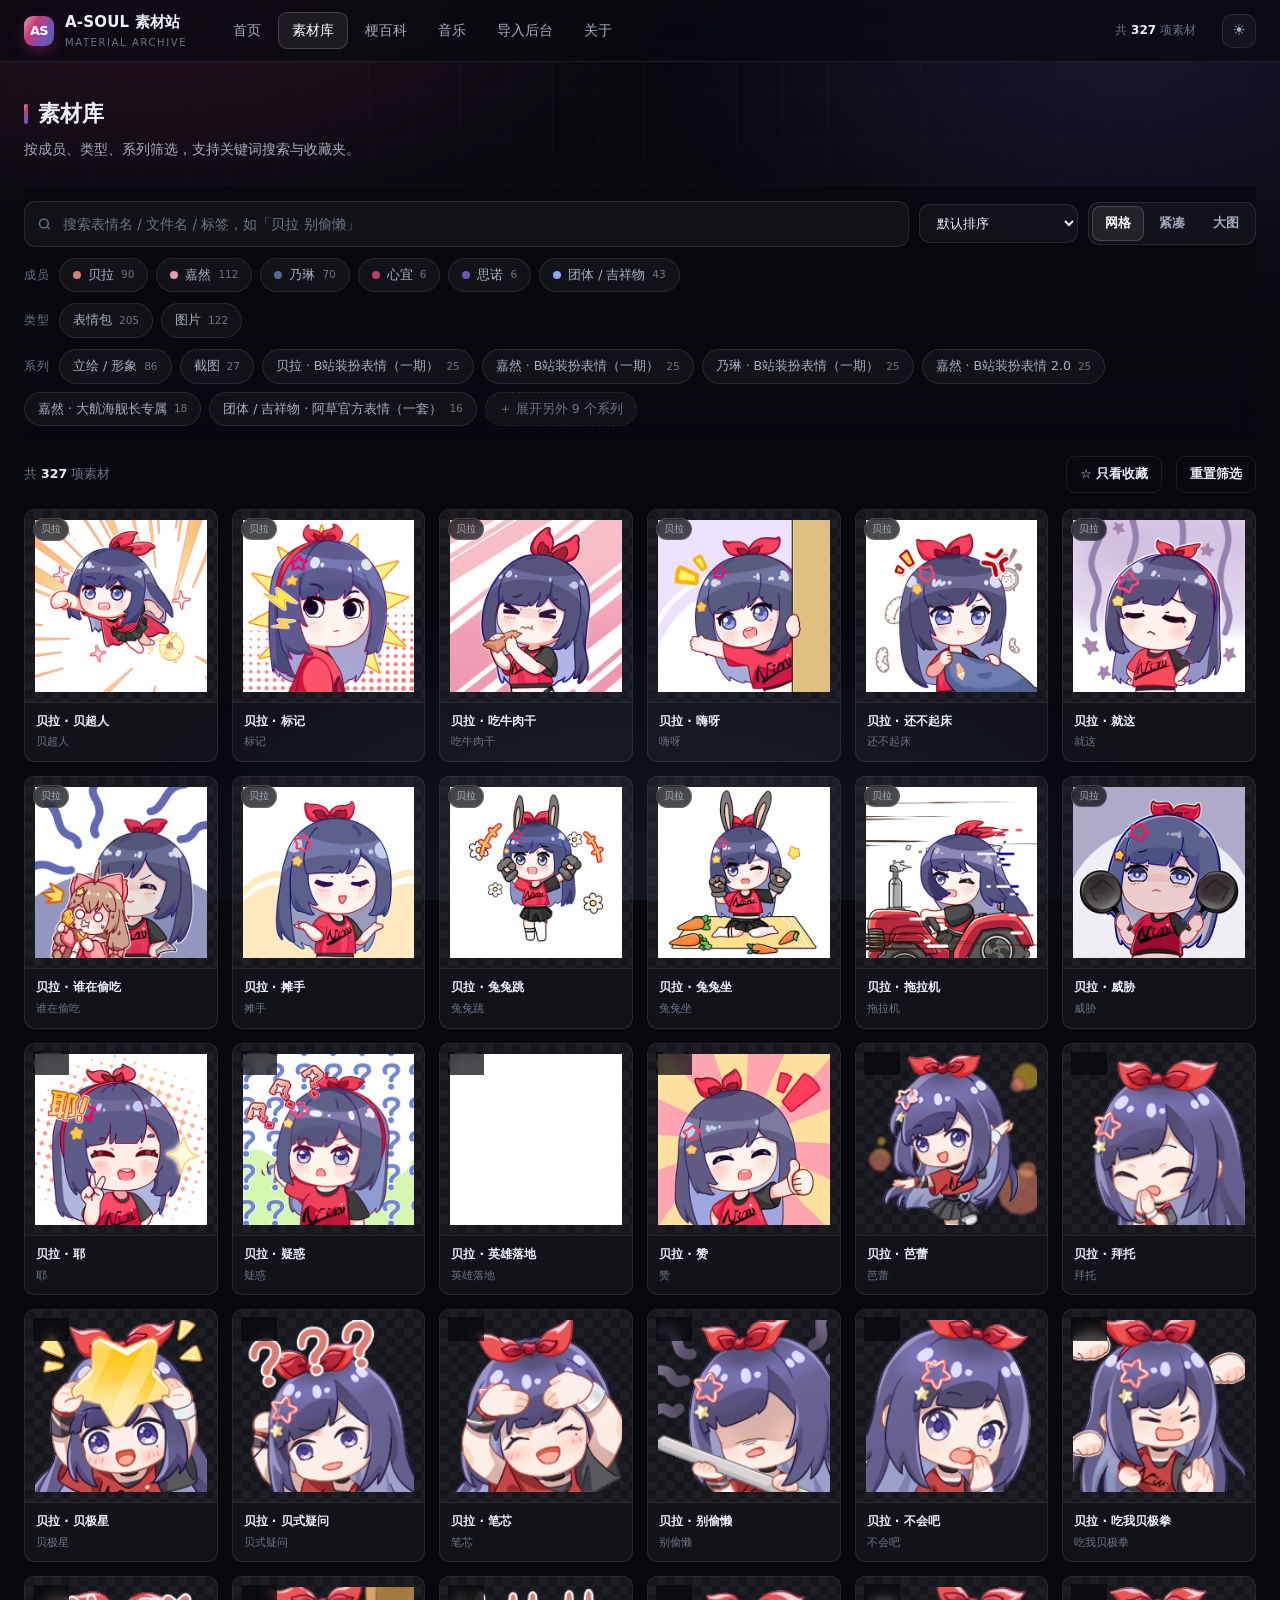
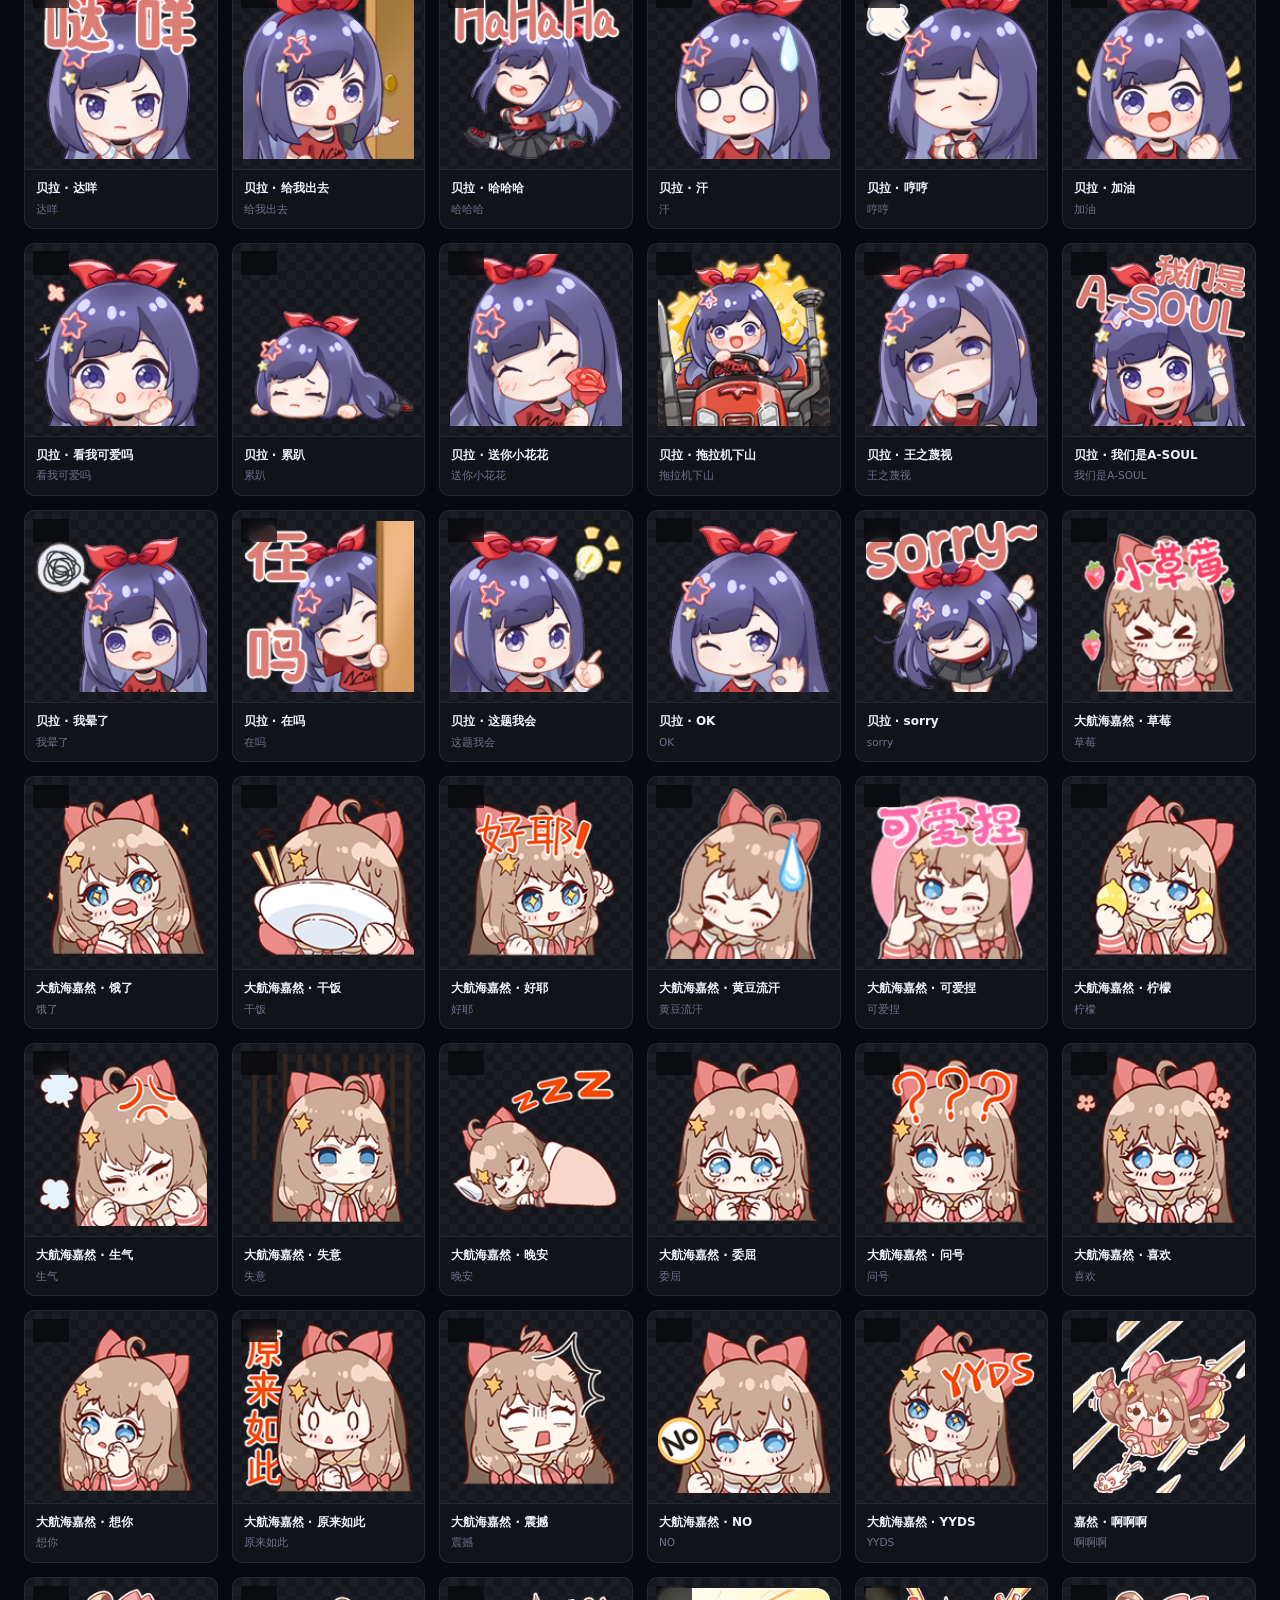
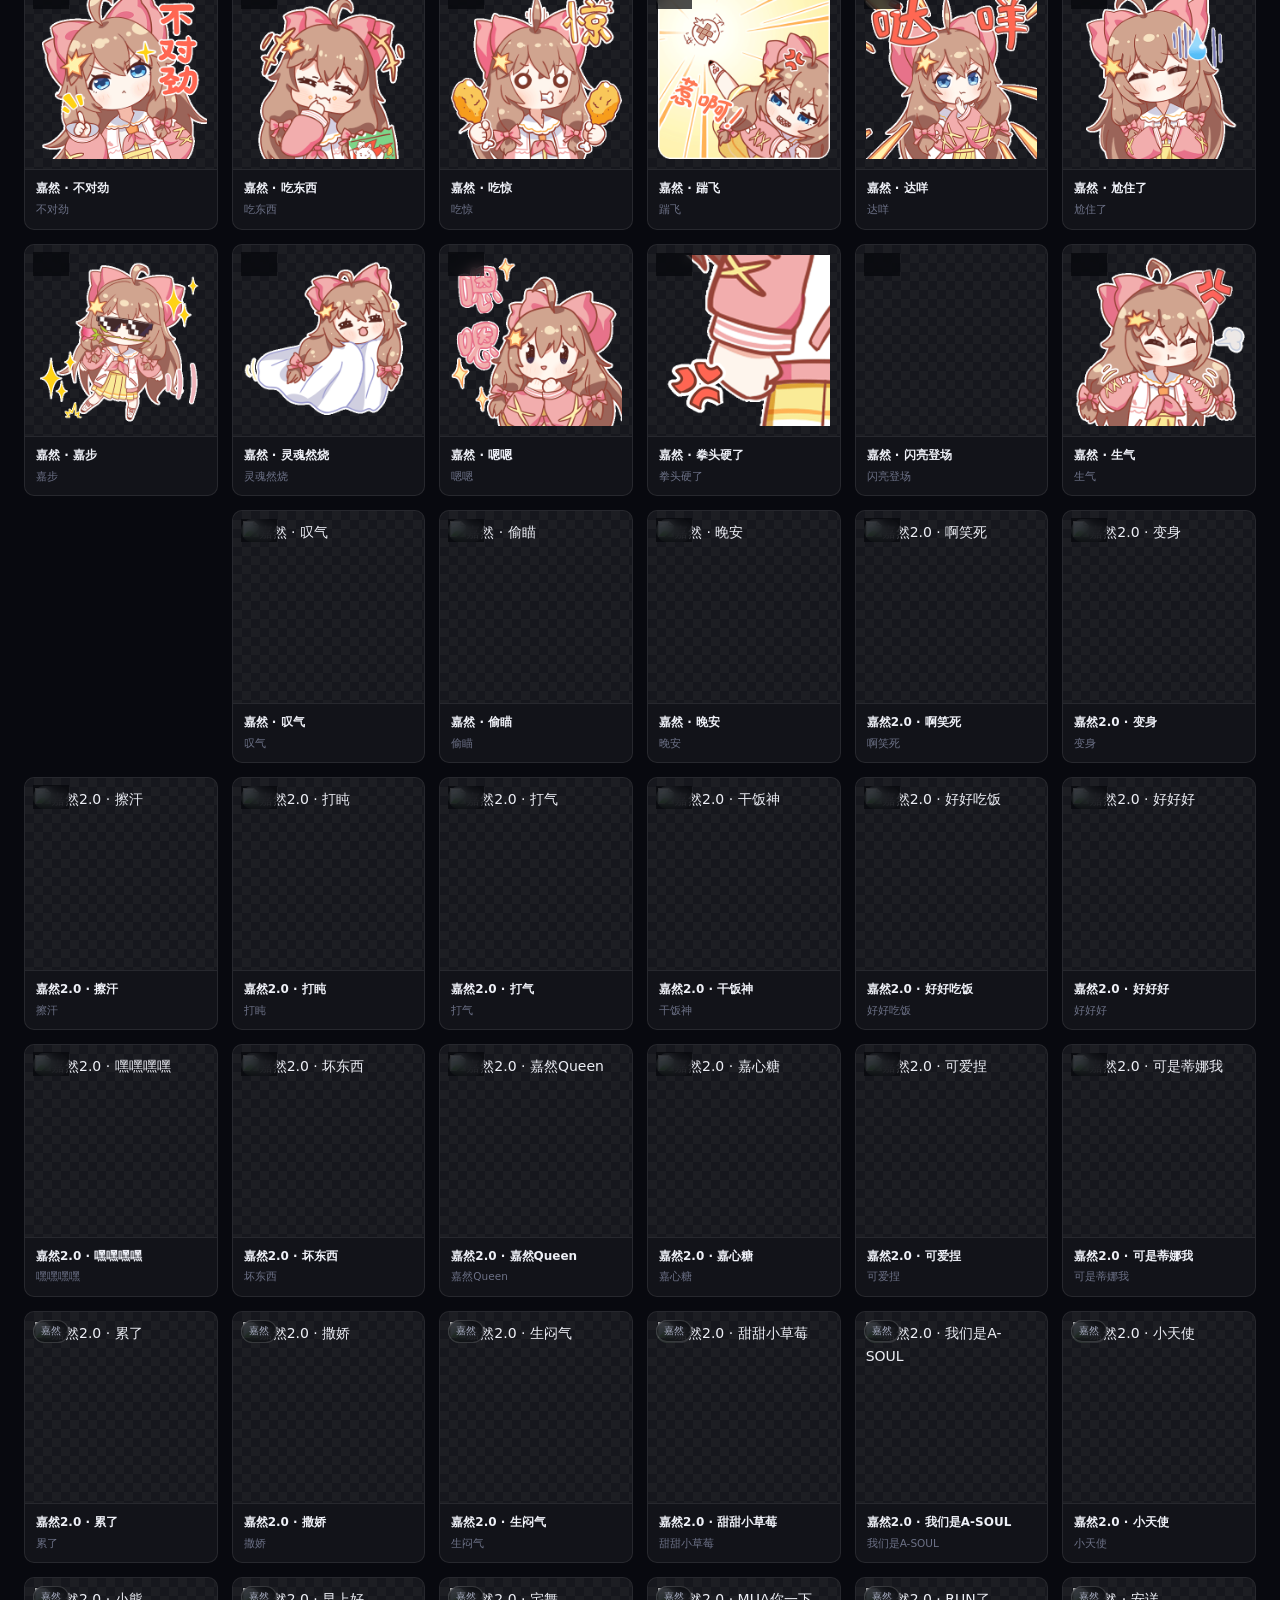
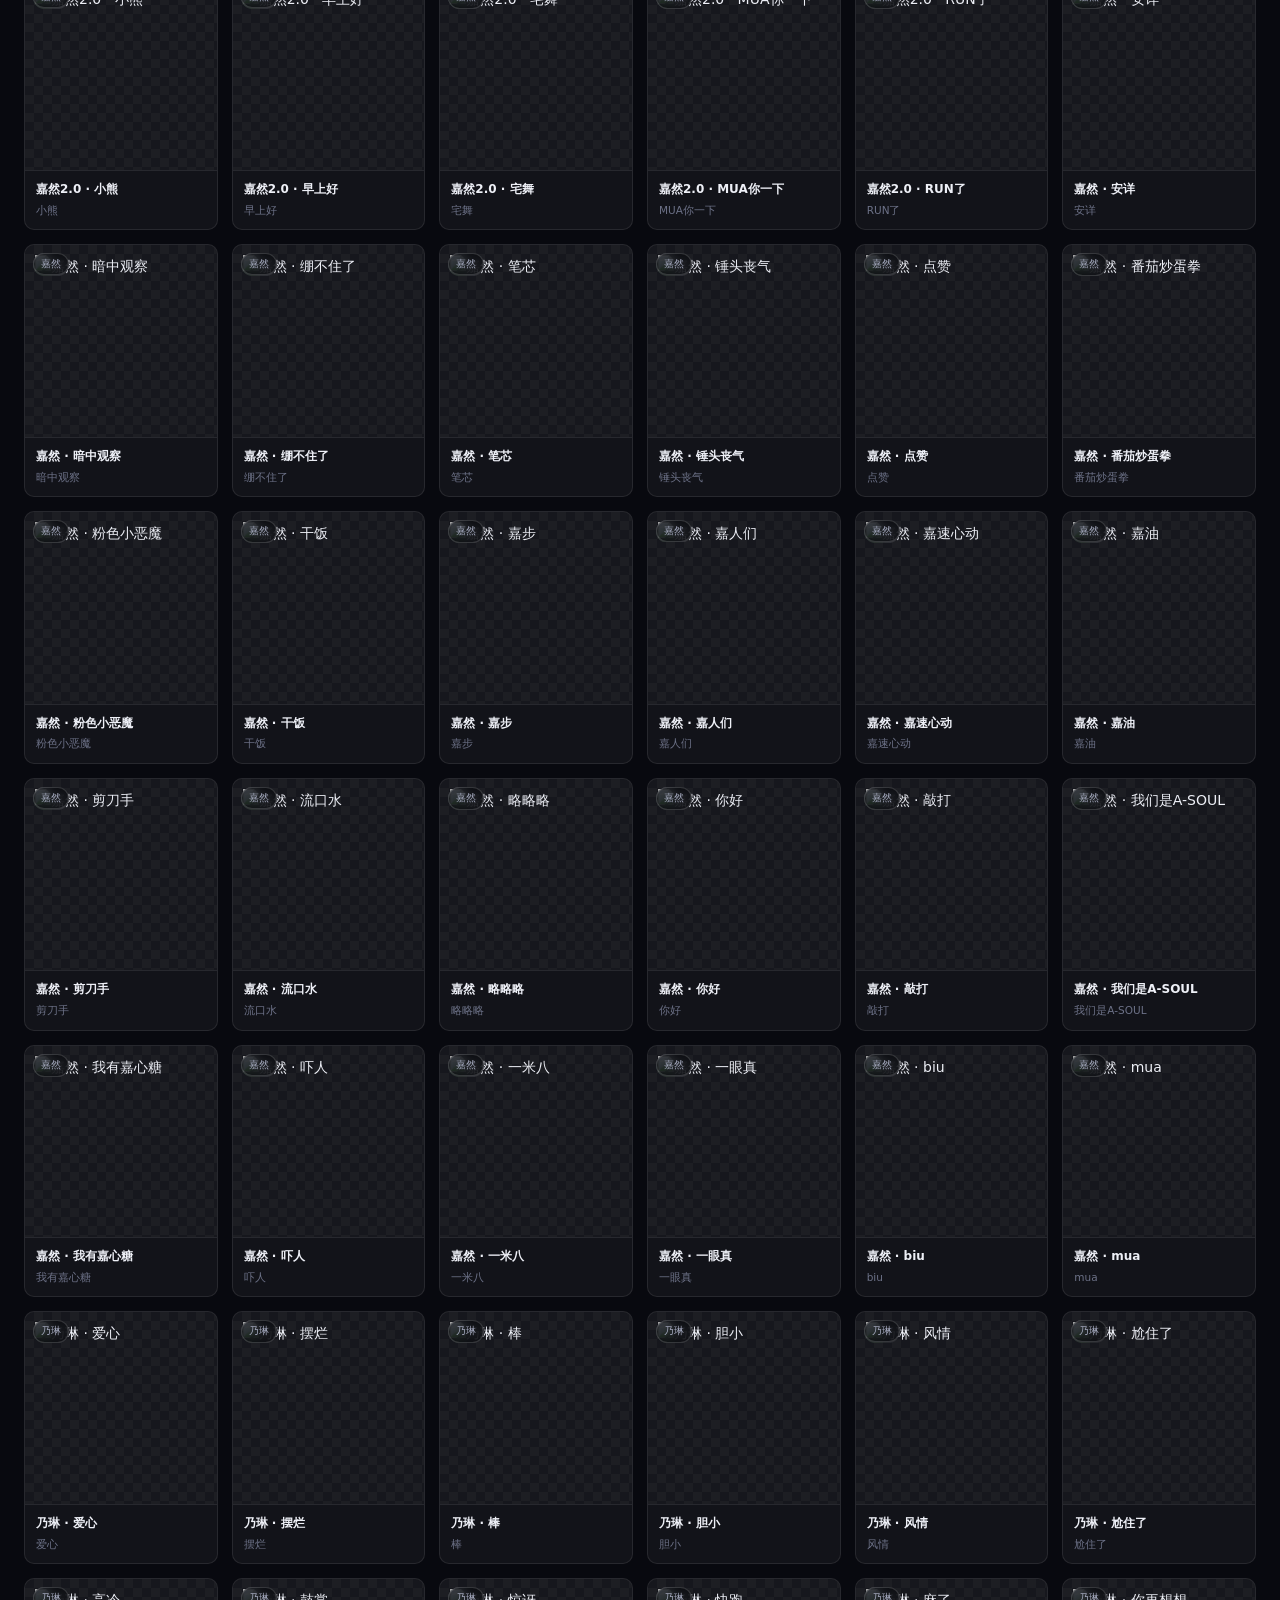
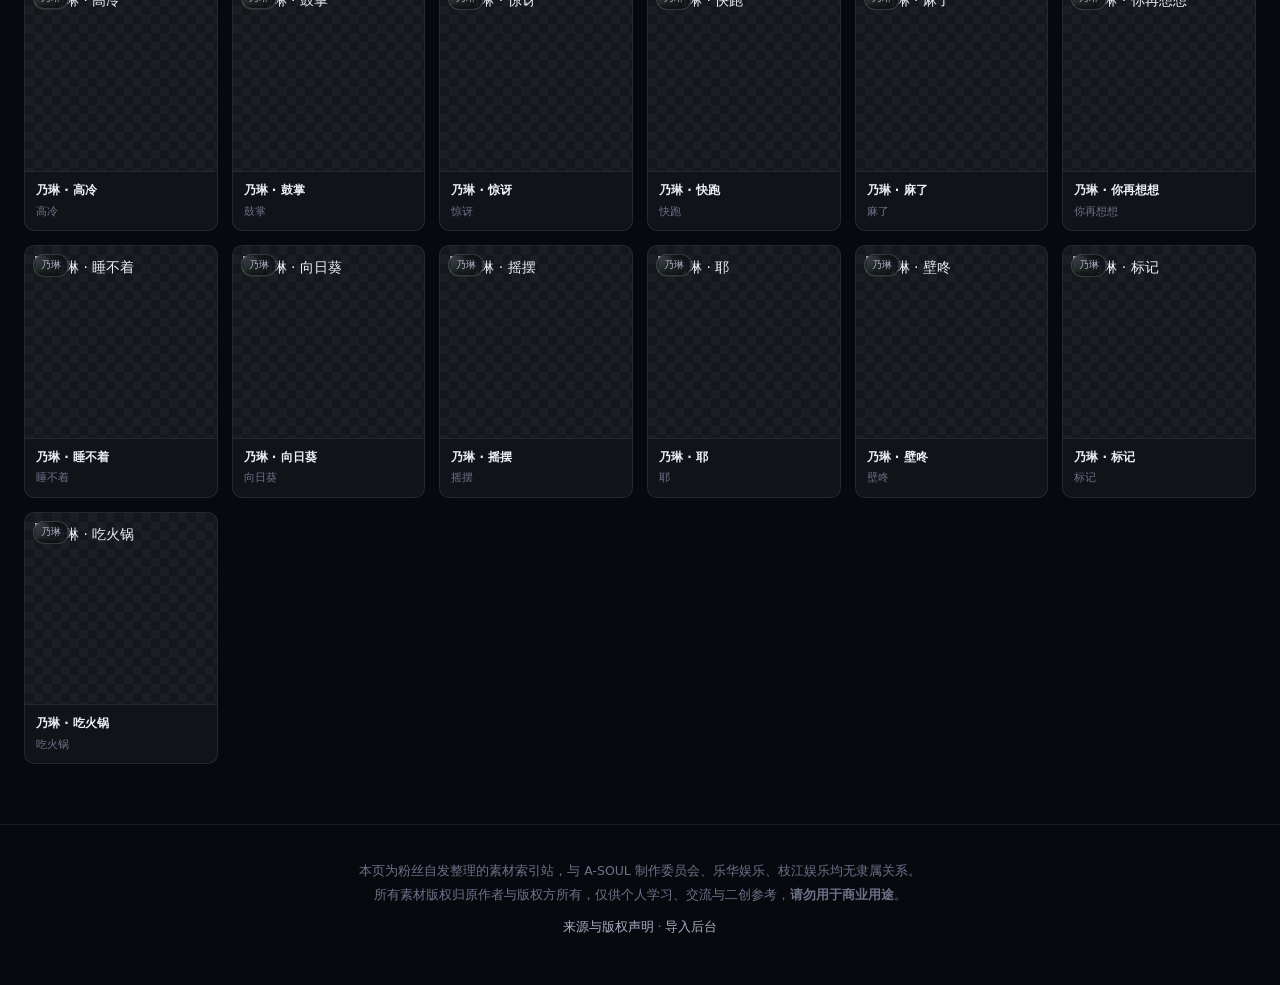
<file: asoul-materials/gallery.html>
<!DOCTYPE html>
<html lang="zh-CN">
<head>
<meta charset="UTF-8">
<meta name="viewport" content="width=device-width, initial-scale=1">
<title>素材库 · A-SOUL 素材站</title>
<link rel="stylesheet" href="assets/css/site.css">
<script>try{if(localStorage.getItem('asoul.theme')==='light')document.documentElement.setAttribute('data-theme','light')}catch(e){}</script>
</head>
<body>

<header class="nav" data-nav></header>

<main class="wrap">
  <div class="section-head" style="padding-top:34px">
    <h2>素材库</h2>
    <p>按成员、类型、系列筛选，支持关键词搜索与收藏夹。</p>
  </div>

  <div class="toolbar">
    <div class="toolbar-row">
      <div class="search-box">
        <svg width="15" height="15" viewBox="0 0 24 24" fill="none" stroke="currentColor" stroke-width="2.4">
          <circle cx="11" cy="11" r="7"/><path d="M20 20l-3.5-3.5"/>
        </svg>
        <input type="text" id="q" placeholder="搜索表情名 / 文件名 / 标签，如「贝拉 别偷懒」">
      </div>
      <select class="picker" id="sort">
        <option value="default">默认排序</option>
        <option value="name">按名称</option>
        <option value="member">按成员</option>
        <option value="size">按体积（大 → 小）</option>
        <option value="pixels">按尺寸（大 → 小）</option>
      </select>
      <div class="seg" id="viewSeg">
        <button data-v="grid" class="on">网格</button>
        <button data-v="dense">紧凑</button>
        <button data-v="big">大图</button>
      </div>
      <button class="btn sm ghost filter-toggle" id="filterToggle">筛选 ▾</button>
    </div>

    <div class="filter-panel" id="filterPanel">
      <div class="filters" id="memberFilters"></div>
      <div class="filters" id="typeFilters"></div>
      <div class="filters" id="setFilters"></div>
    </div>
  </div>

  <div class="result-line">
    <div>共 <b id="cnt">0</b> 项素材 <span id="filterNote"></span></div>
    <div class="row-between">
      <button class="btn sm ghost" id="onlyFav">☆ 只看收藏</button>
      <button class="btn sm ghost" id="reset">重置筛选</button>
    </div>
  </div>

  <div class="grid" id="grid"></div>
  <div id="emptyHost"></div>
</main>

<footer class="footer">
  <div>本页为粉丝自发整理的素材索引站，与 A-SOUL 制作委员会、乐华娱乐、枝江娱乐均无隶属关系。</div>
  <div>所有素材版权归原作者与版权方所有，仅供个人学习、交流与二创参考，<b>请勿用于商业用途</b>。</div>
  <div class="mt-8"><a href="about.html">来源与版权声明</a> · <a href="import.html">导入后台</a></div>
</footer>

<script src="assets/js/data.js?v=2"></script>
<script src="assets/js/core.js?v=2"></script>
<script src="assets/js/gallery.js"></script>
</body>
</html>
</file>
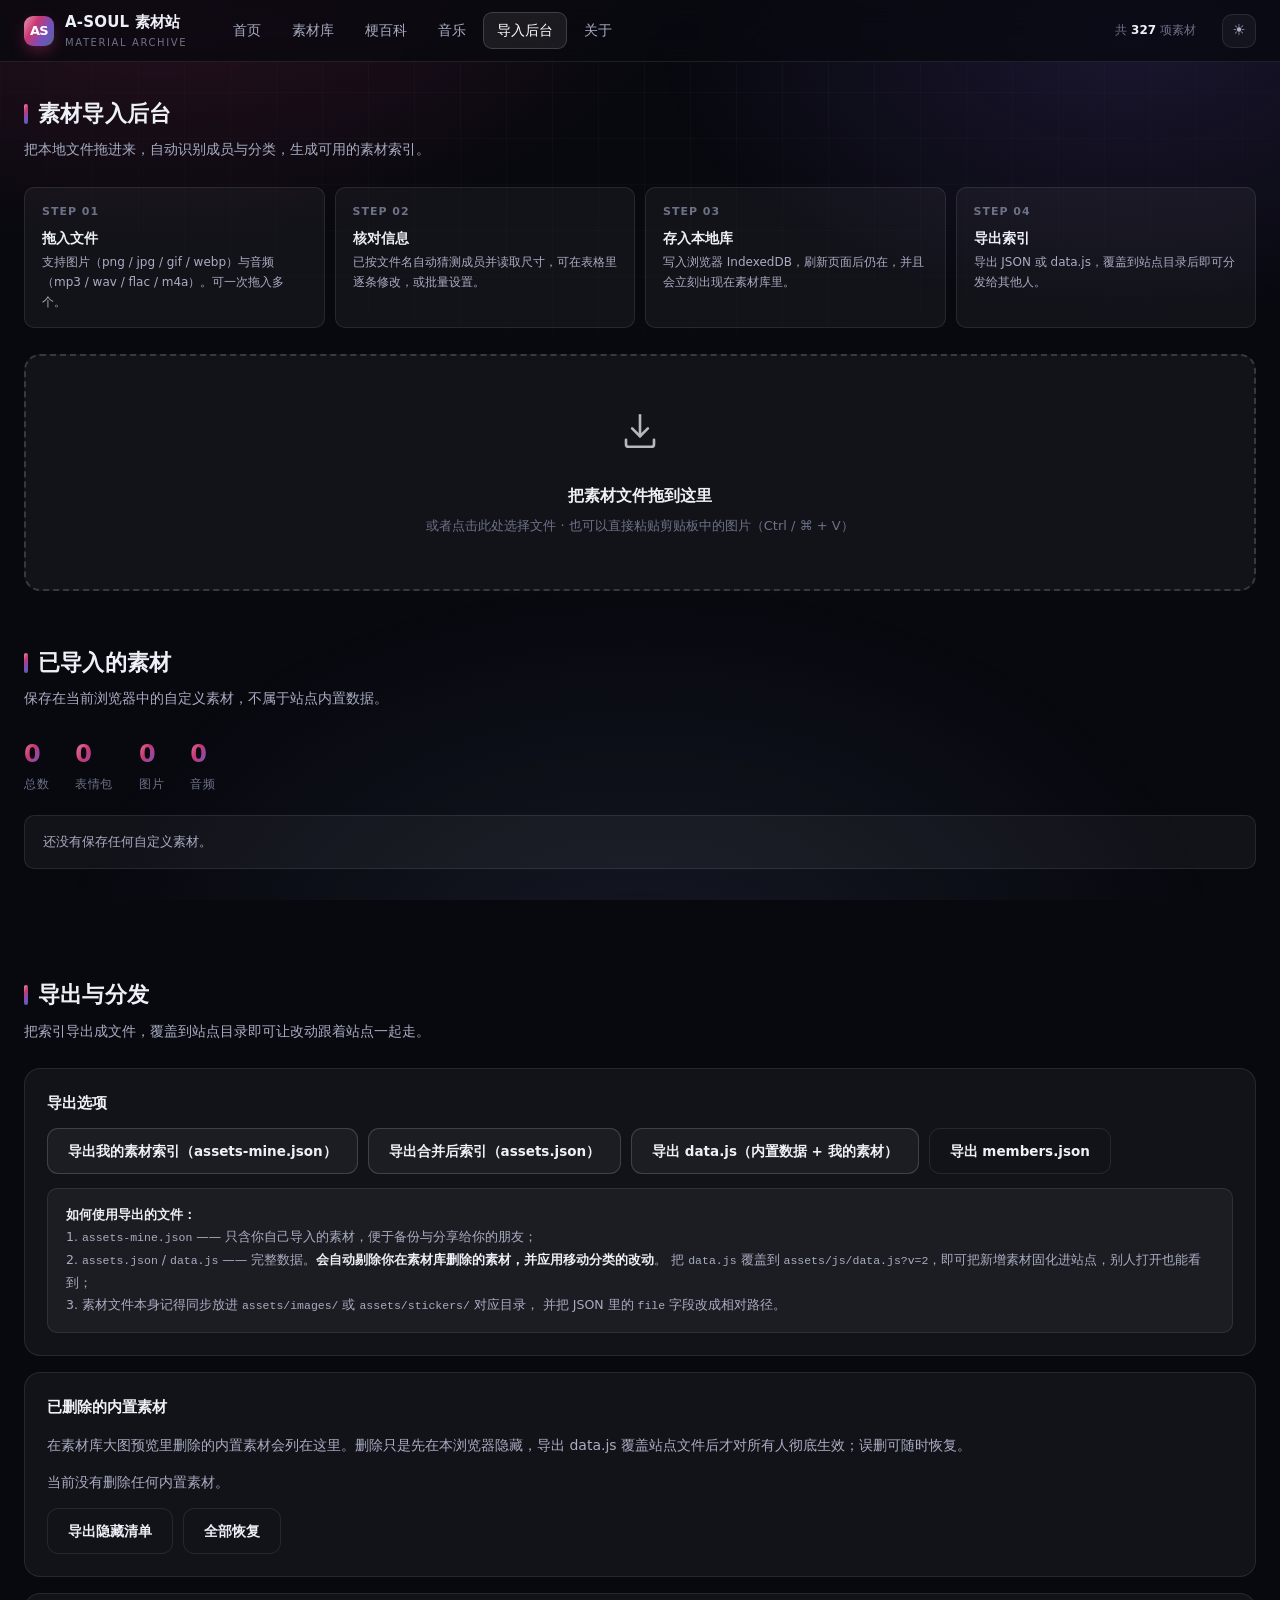
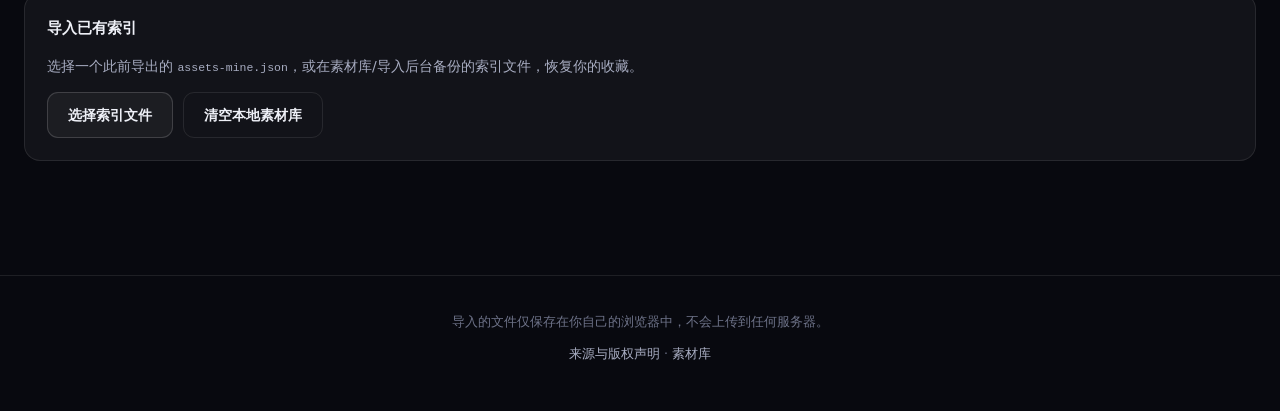
<file: asoul-materials/import.html>
<!DOCTYPE html>
<html lang="zh-CN">
<head>
<meta charset="UTF-8">
<meta name="viewport" content="width=device-width, initial-scale=1">
<title>导入后台 · A-SOUL 素材站</title>
<link rel="stylesheet" href="assets/css/site.css">
<script>try{if(localStorage.getItem('asoul.theme')==='light')document.documentElement.setAttribute('data-theme','light')}catch(e){}</script>
<style>
  .imp-grid { display:grid; grid-template-columns: 1fr; gap:16px; }
  .stat-row { display:flex; flex-wrap:wrap; gap:26px; }
  .stat-row .kpi .n { font-size:24px; }
</style>
</head>
<body>

<header class="nav" data-nav></header>

<main class="wrap">
  <div class="section-head" style="padding-top:34px">
    <h2>素材导入后台</h2>
    <p>把本地文件拖进来，自动识别成员与分类，生成可用的素材索引。</p>
  </div>

  <div class="steps">
    <div class="step">
      <div class="no">STEP 01</div>
      <h4>拖入文件</h4>
      <p>支持图片（png / jpg / gif / webp）与音频（mp3 / wav / flac / m4a）。可一次拖入多个。</p>
    </div>
    <div class="step">
      <div class="no">STEP 02</div>
      <h4>核对信息</h4>
      <p>已按文件名自动猜测成员并读取尺寸，可在表格里逐条修改，或批量设置。</p>
    </div>
    <div class="step">
      <div class="no">STEP 03</div>
      <h4>存入本地库</h4>
      <p>写入浏览器 IndexedDB，刷新页面后仍在，并且会立刻出现在素材库里。</p>
    </div>
    <div class="step">
      <div class="no">STEP 04</div>
      <h4>导出索引</h4>
      <p>导出 JSON 或 data.js，覆盖到站点目录后即可分发给其他人。</p>
    </div>
  </div>

  <div id="dbWarn"></div>

  <div class="drop" id="drop">
    <div class="ico">
      <svg width="42" height="42" viewBox="0 0 24 24" fill="none" stroke="currentColor" stroke-width="1.5" stroke-linecap="round" stroke-linejoin="round" style="margin:0 auto;opacity:.75">
        <path d="M12 3v12"/><path d="M7.5 10.5L12 15l4.5-4.5"/><path d="M4 17v2.5A1.5 1.5 0 0 0 5.5 21h13a1.5 1.5 0 0 0 1.5-1.5V17"/>
      </svg>
    </div>
    <h3>把素材文件拖到这里</h3>
    <p>或者点击此处选择文件 · 也可以直接粘贴剪贴板中的图片（Ctrl / ⌘ + V）</p>
    <input type="file" id="fileInput" multiple accept="image/*,audio/*" class="hidden">
  </div>

  <div id="stage" class="hidden mt-28">
    <div class="batch">
      <span class="lbl">批量操作</span>
      <select class="picker sm" id="bMember"><option value="">设置成员为…</option></select>
      <select class="picker sm" id="bType">
        <option value="">设置类型为…</option>
        <option value="sticker">表情包</option>
        <option value="image">图片</option>
        <option value="audio">音频</option>
      </select>
      <input type="text" id="bTag" placeholder="追加标签…" class="mono"
             style="padding:9px 12px;border-radius:10px;background:var(--panel);border:1px solid var(--line);outline:none;font-size:12.5px">
      <button class="btn sm" id="bApplyTag">加标签</button>
      <div style="flex:1"></div>
      <button class="btn sm ghost" id="selAll">全选</button>
      <button class="btn sm ghost" id="selNone">取消选择</button>
      <button class="btn sm ghost" id="bDel">删除所选</button>
    </div>

    <div class="scroll-x">
      <table class="imp-table">
        <thead>
          <tr>
            <th style="width:36px"><input type="checkbox" id="chkAll"></th>
            <th style="width:52px">预览</th>
            <th style="width:210px">显示名称</th>
            <th style="width:170px">成员</th>
            <th style="width:120px">类型</th>
            <th style="width:150px">标签（逗号分隔）</th>
            <th style="width:64px">体积</th>
          </tr>
        </thead>
        <tbody id="rows"></tbody>
      </table>
    </div>

    <div class="row-between mt-20">
      <div class="text-dim" id="pendingNote">待保存 0 项</div>
      <div style="display:flex;gap:10px;flex-wrap:wrap">
        <button class="btn ghost" id="clearStaged">清空列表</button>
        <button class="btn primary" id="saveAll">保存到本地素材库</button>
      </div>
    </div>
  </div>

  <section class="section">
    <div class="section-head">
      <h2>已导入的素材</h2>
      <p>保存在当前浏览器中的自定义素材，不属于站点内置数据。</p>
    </div>
    <div class="stat-row" id="myStats"></div>
    <div class="grid mt-20" id="myGrid"></div>
    <div id="myEmpty" class="note">还没有保存任何自定义素材。</div>
  </section>

  <section class="section">
    <div class="section-head">
      <h2>导出与分发</h2>
      <p>把索引导出成文件，覆盖到站点目录即可让改动跟着站点一起走。</p>
    </div>

    <div class="panel">
      <h3>导出选项</h3>
      <div style="display:flex;flex-wrap:wrap;gap:10px">
        <button class="btn" id="expMine">导出我的素材索引（assets-mine.json）</button>
        <button class="btn" id="expMerged">导出合并后索引（assets.json）</button>
        <button class="btn" id="expJs">导出 data.js（内置数据 + 我的素材）</button>
        <button class="btn ghost" id="expMembers">导出 members.json</button>
      </div>
      <div class="note mt-14">
        <b>如何使用导出的文件：</b><br>
        1. <span class="mono">assets-mine.json</span> —— 只含你自己导入的素材，便于备份与分享给你的朋友；<br>
        2. <span class="mono">assets.json</span> / <span class="mono">data.js</span> —— 完整数据。<b>会自动剔除你在素材库删除的素材，并应用移动分类的改动</b>。
        把 <span class="mono">data.js</span> 覆盖到
        <span class="mono">assets/js/data.js?v=2</span>，即可把新增素材固化进站点，别人打开也能看到；<br>
        3. 素材文件本身记得同步放进 <span class="mono">assets/images/</span> 或 <span class="mono">assets/stickers/</span> 对应目录，
        并把 JSON 里的 <span class="mono">file</span> 字段改成相对路径。
      </div>
    </div>

    <div class="panel">
      <h3>已删除的内置素材</h3>
      <p class="text-dim mb-0">在素材库大图预览里删除的内置素材会列在这里。删除只是先在本浏览器隐藏，导出 data.js 覆盖站点文件后才对所有人彻底生效；误删可随时恢复。</p>
      <div class="mt-14" id="hiddenList"></div>
      <div class="mt-14" style="display:flex;gap:10px;flex-wrap:wrap">
        <button class="btn ghost" id="expHidden">导出隐藏清单</button>
        <button class="btn ghost" id="clearHidden">全部恢复</button>
      </div>
    </div>

    <div class="panel">
      <h3>导入已有索引</h3>
      <p class="text-dim mb-0">选择一个此前导出的 <span class="mono">assets-mine.json</span>，或在素材库/导入后台备份的索引文件，恢复你的收藏。</p>
      <div class="mt-14" style="display:flex;gap:10px;flex-wrap:wrap">
        <input type="file" id="impJson" accept=".json,application/json" class="hidden">
        <button class="btn" id="impJsonBtn">选择索引文件</button>
        <button class="btn ghost" id="wipe">清空本地素材库</button>
      </div>
    </div>
  </section>
</main>

<footer class="footer">
  <div>导入的文件仅保存在你自己的浏览器中，不会上传到任何服务器。</div>
  <div class="mt-8"><a href="about.html">来源与版权声明</a> · <a href="gallery.html">素材库</a></div>
</footer>

<script src="assets/js/data.js?v=2"></script>
<script src="assets/js/core.js?v=2"></script>
<script src="assets/js/import.js"></script>
</body>
</html>
</file>
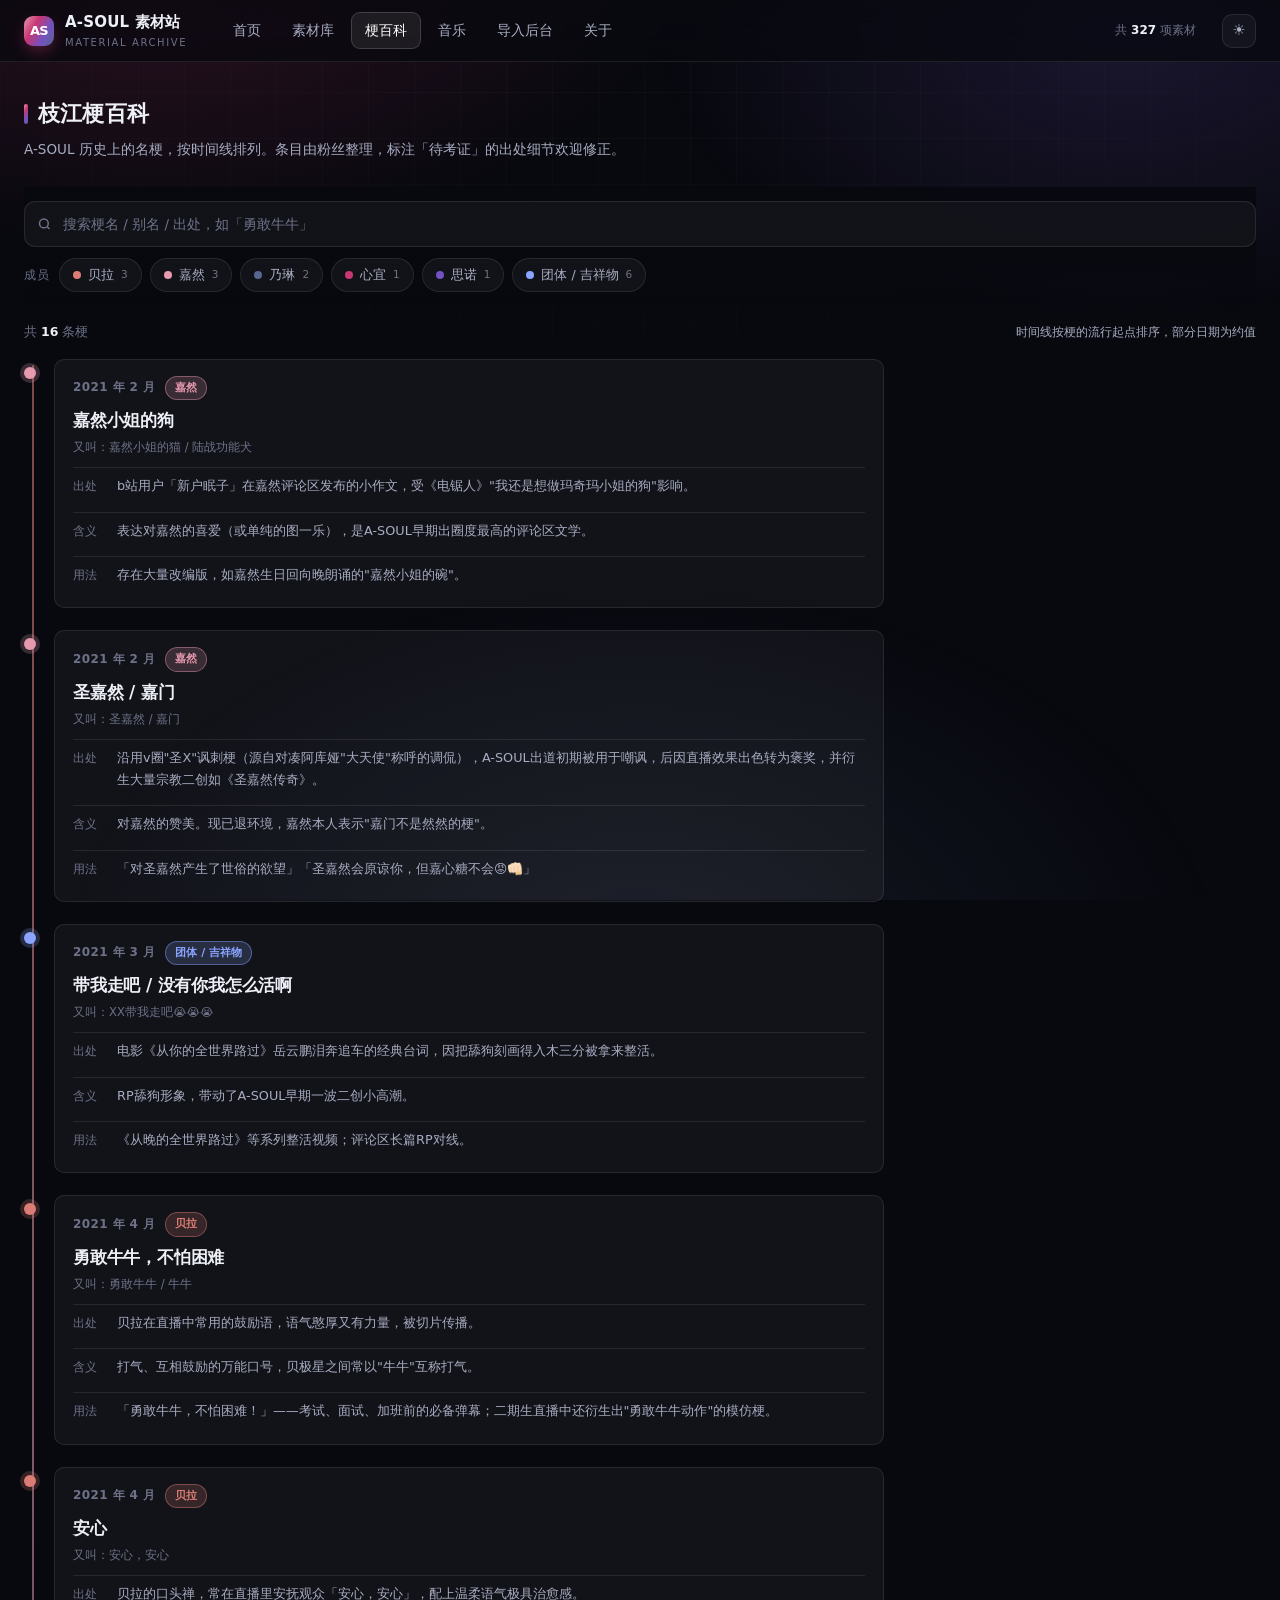
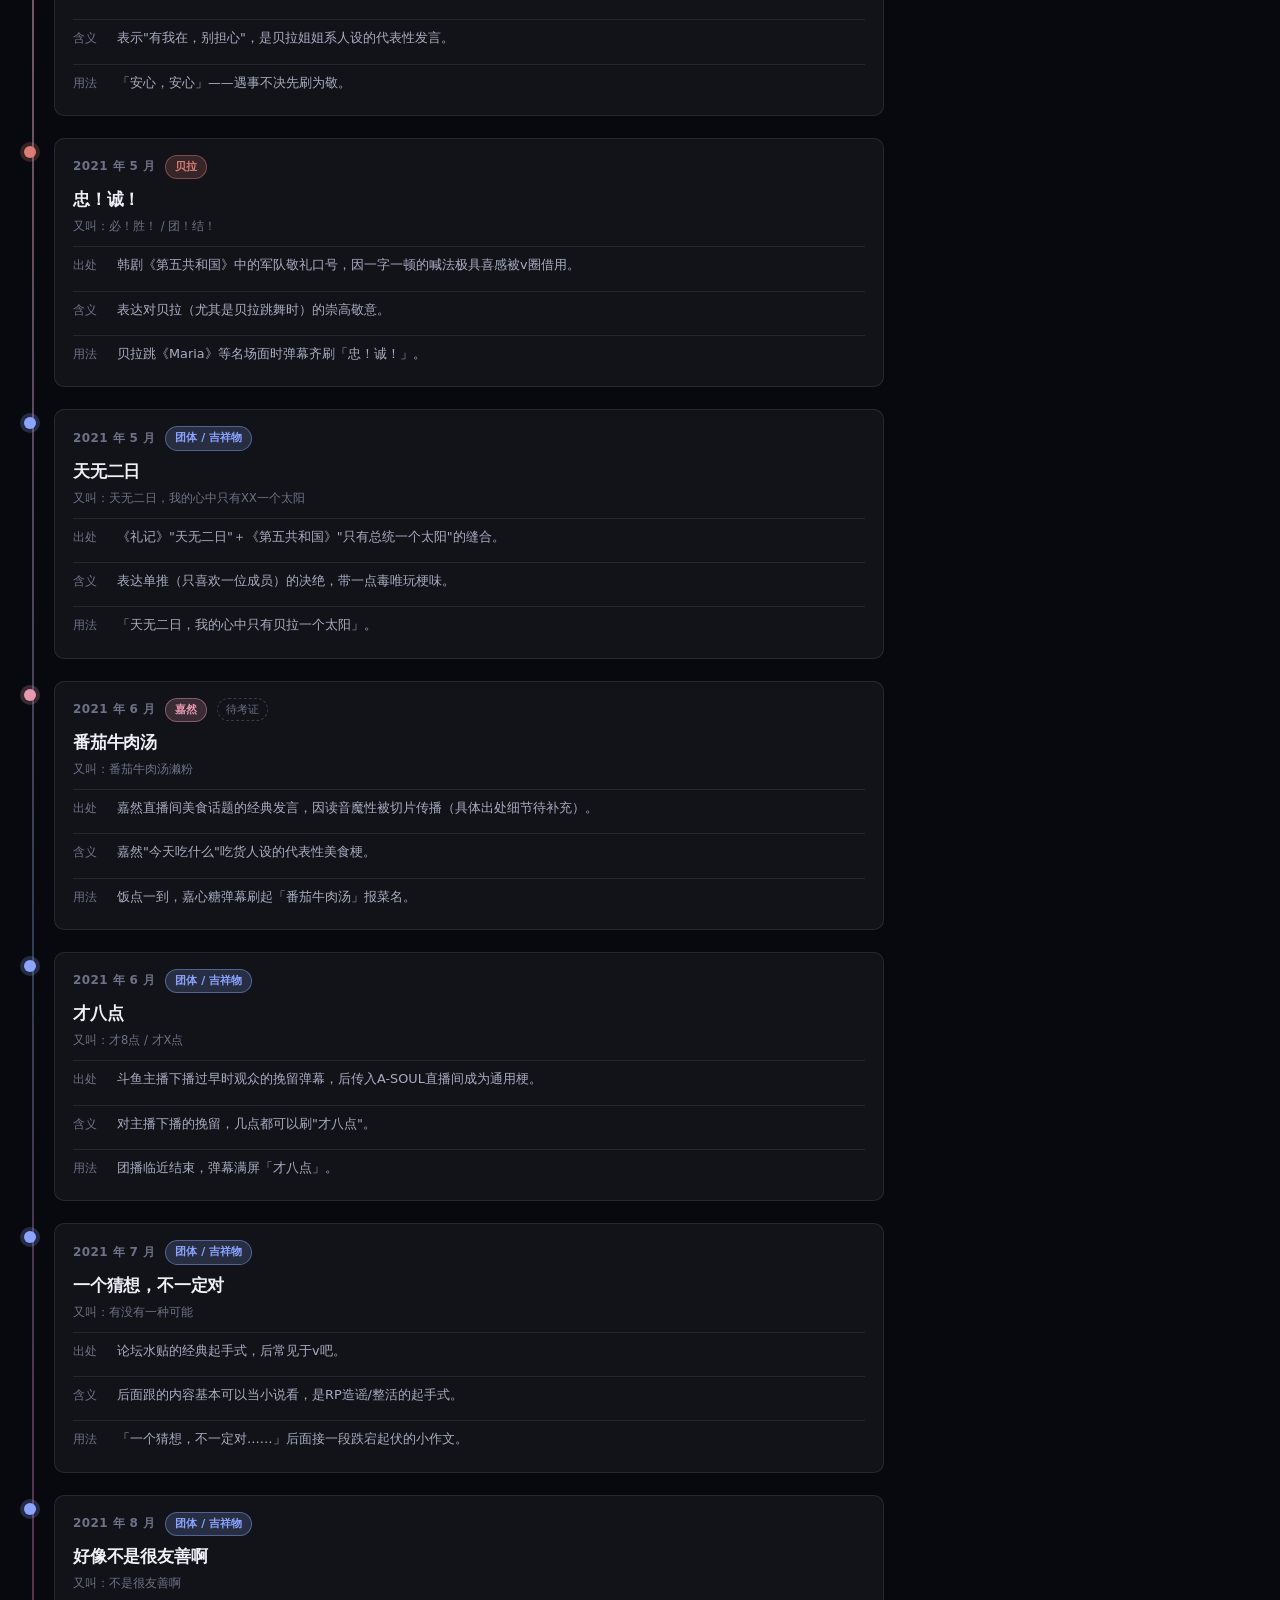
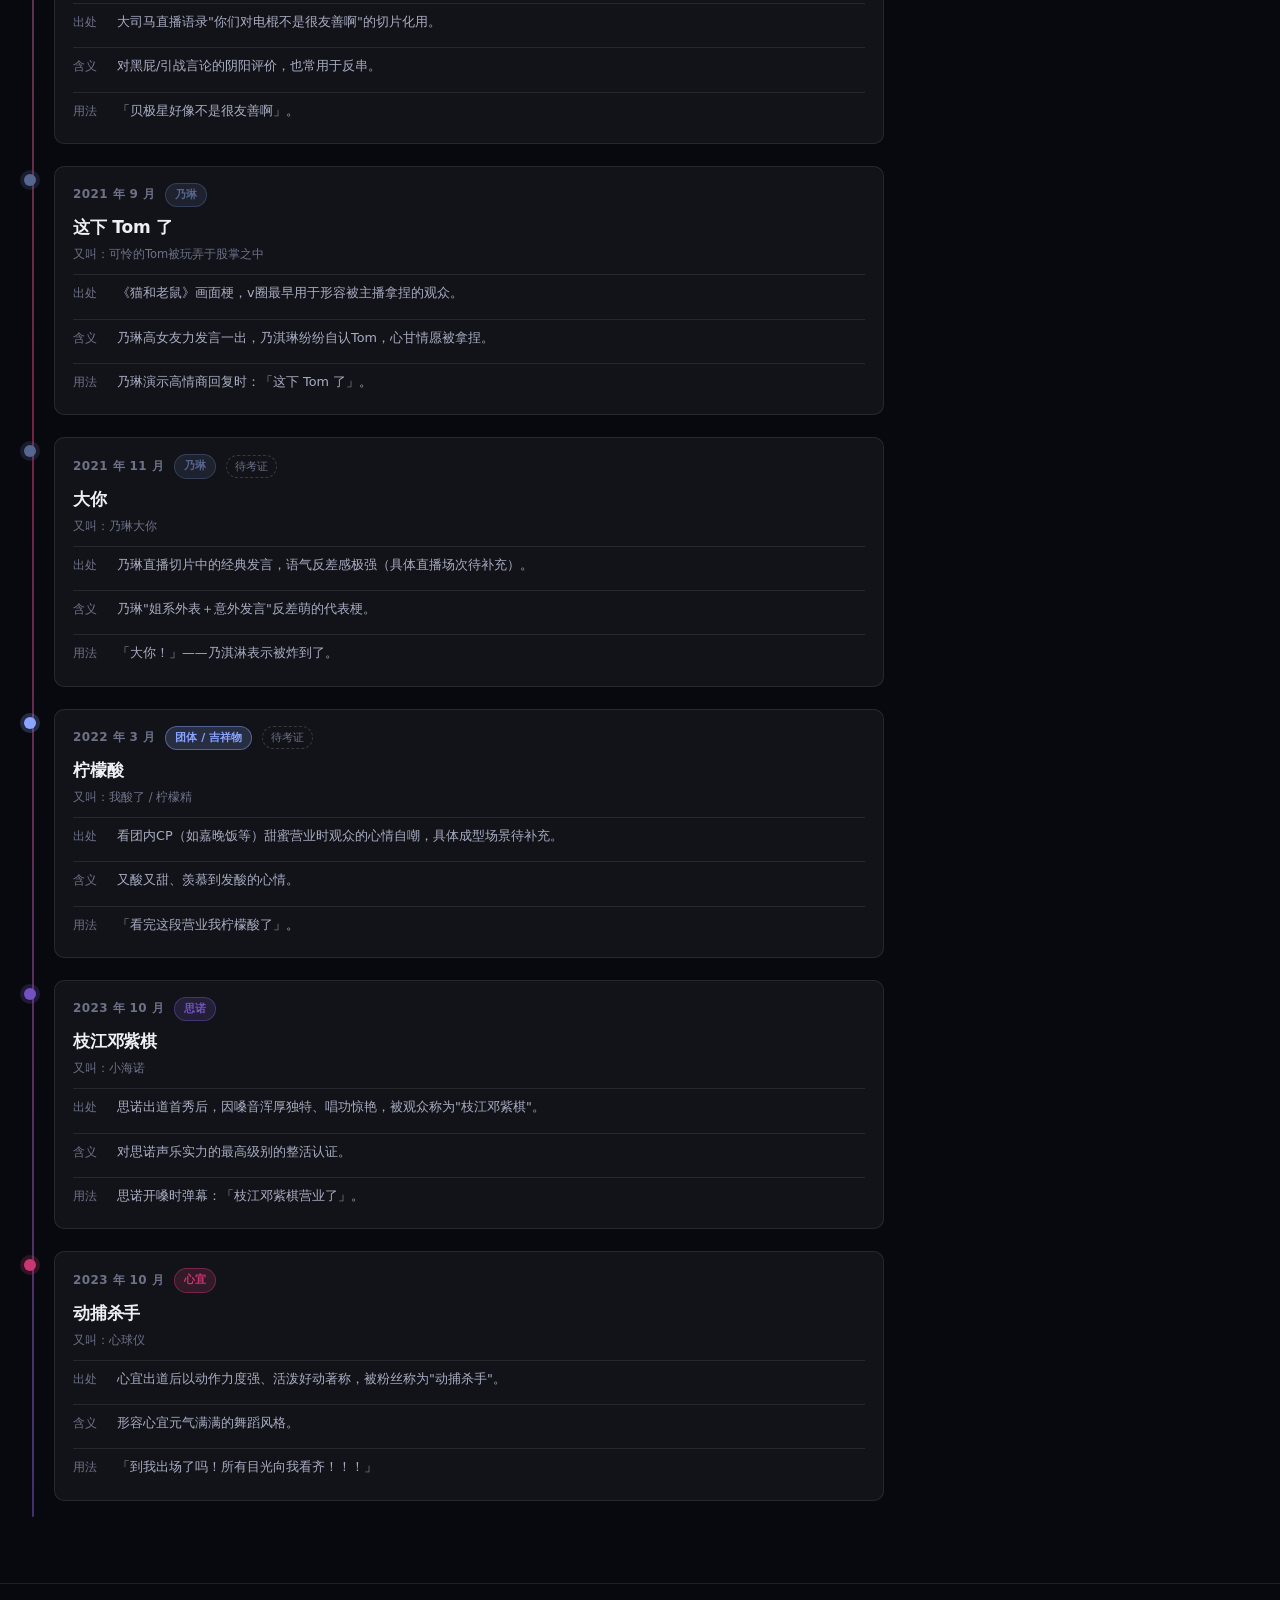
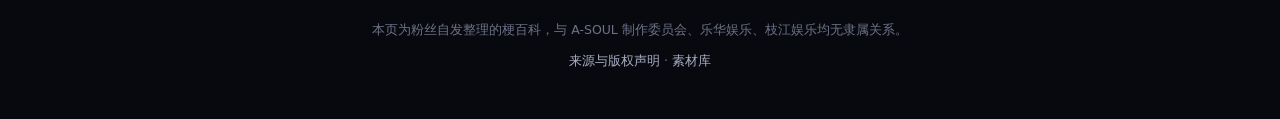
<file: asoul-materials/memes.html>
<!DOCTYPE html>
<html lang="zh-CN">
<head>
<meta charset="UTF-8">
<meta name="viewport" content="width=device-width, initial-scale=1">
<title>枝江梗百科 · A-SOUL 素材站</title>
<link rel="stylesheet" href="assets/css/site.css">
<script>try{if(localStorage.getItem('asoul.theme')==='light')document.documentElement.setAttribute('data-theme','light')}catch(e){}</script>
</head>
<body>

<header class="nav" data-nav></header>

<main class="wrap">
  <div class="section-head" style="padding-top:34px">
    <h2>枝江梗百科</h2>
    <p>A-SOUL 历史上的名梗，按时间线排列。条目由粉丝整理，标注「待考证」的出处细节欢迎修正。</p>
  </div>

  <div class="toolbar">
    <div class="toolbar-row">
      <div class="search-box">
        <svg width="15" height="15" viewBox="0 0 24 24" fill="none" stroke="currentColor" stroke-width="2.4">
          <circle cx="11" cy="11" r="7"/><path d="M20 20l-3.5-3.5"/>
        </svg>
        <input type="text" id="q" placeholder="搜索梗名 / 别名 / 出处，如「勇敢牛牛」">
      </div>
    </div>
    <div class="filters" id="memberFilters"></div>
  </div>

  <div class="result-line">
    <div>共 <b id="cnt">0</b> 条梗</div>
    <div class="text-dim" style="font-size:12px">时间线按梗的流行起点排序，部分日期为约值</div>
  </div>

  <div class="timeline" id="timeline"></div>
  <div id="emptyHost"></div>
</main>

<footer class="footer">
  <div>本页为粉丝自发整理的梗百科，与 A-SOUL 制作委员会、乐华娱乐、枝江娱乐均无隶属关系。</div>
  <div class="mt-8"><a href="about.html">来源与版权声明</a> · <a href="gallery.html">素材库</a></div>
</footer>

<script src="assets/js/data.js?v=2"></script>
<script src="assets/js/memes-data.js"></script>
<script src="assets/js/core.js?v=2"></script>
<script src="assets/js/memes.js"></script>
</body>
</html>
</file>
<file: asoul-materials/assets/css/site.css>
/* ===========================================================
   A-SOUL 素材站 · 视觉系统
   =========================================================== */

:root {
  --bg:        #08090f;
  --bg-2:      #0d0f1a;
  --panel:     rgba(255, 255, 255, .045);
  --panel-2:   rgba(255, 255, 255, .07);
  --line:      rgba(255, 255, 255, .09);
  --line-2:    rgba(255, 255, 255, .16);
  --fg:        #eef0f7;
  --fg-dim:    #a8adc2;
  --fg-mute:   #6d7288;

  --bella:  #DB7D74;
  --diana:  #E799B0;
  --eileen: #576690;
  --fiona:  #C93773;
  --sinuo:  #7252C0;
  --group:  #8AA4FF;

  --brand: linear-gradient(120deg, #E799B0 0%, #C93773 34%, #7252C0 68%, #576690 100%);
  --radius: 16px;
  --radius-sm: 10px;
  --shadow: 0 18px 48px -18px rgba(0, 0, 0, .85);
  --maxw: 1440px;
  --nav-h: 62px;

  --member-color: var(--group);
}

* { box-sizing: border-box; }
html, body { margin: 0; padding: 0; }

body {
  background: var(--bg);
  color: var(--fg);
  font-family: "PingFang SC", "HarmonyOS Sans SC", "Microsoft YaHei",
               system-ui, -apple-system, "Segoe UI", Roboto, sans-serif;
  font-size: 14px;
  line-height: 1.65;
  -webkit-font-smoothing: antialiased;
  min-height: 100vh;
  overflow-x: hidden;
}

/* 背景光晕 */
body::before {
  content: "";
  position: fixed; inset: 0; z-index: -2;
  background:
    radial-gradient(900px 520px at 12% -8%,  rgba(201, 55, 115, .20), transparent 62%),
    radial-gradient(760px 460px at 88% 4%,   rgba(114, 82, 192, .18), transparent 62%),
    radial-gradient(900px 600px at 50% 108%, rgba(87, 102, 144, .16), transparent 65%);
}
body::after {
  content: "";
  position: fixed; inset: 0; z-index: -1; pointer-events: none;
  background-image: linear-gradient(rgba(255,255,255,.022) 1px, transparent 1px),
                    linear-gradient(90deg, rgba(255,255,255,.022) 1px, transparent 1px);
  background-size: 46px 46px;
  mask-image: radial-gradient(ellipse 100% 70% at 50% 0%, #000 20%, transparent 78%);
}

a { color: inherit; text-decoration: none; }
img { display: block; max-width: 100%; }
button, input, select, textarea { font: inherit; color: inherit; }
::selection { background: rgba(201, 55, 115, .45); }

/* 滚动条 */
::-webkit-scrollbar { width: 10px; height: 10px; }
::-webkit-scrollbar-track { background: transparent; }
::-webkit-scrollbar-thumb {
  background: rgba(255,255,255,.13); border-radius: 20px;
  border: 3px solid transparent; background-clip: content-box;
}
::-webkit-scrollbar-thumb:hover { background: rgba(255,255,255,.25); background-clip: content-box; }

/* ===================== 顶部导航 ===================== */
.nav {
  position: sticky; top: 0; z-index: 60;
  height: var(--nav-h);
  background: rgba(8, 9, 15, .78);
  backdrop-filter: blur(18px) saturate(160%);
  -webkit-backdrop-filter: blur(18px) saturate(160%);
  border-bottom: 1px solid var(--line);
}
.nav-inner {
  max-width: var(--maxw); height: 100%; margin: 0 auto;
  padding: 0 24px; display: flex; align-items: center; gap: 26px;
}
.brand { display: flex; align-items: center; gap: 11px; flex-shrink: 0; }
.brand-mark {
  width: 30px; height: 30px; border-radius: 9px;
  background: var(--brand);
  display: grid; place-items: center;
  font-weight: 900; font-size: 13px; letter-spacing: -.6px;
  color: #fff; box-shadow: 0 6px 18px -6px rgba(201,55,115,.8);
}
.brand-text { font-weight: 700; letter-spacing: .2px; font-size: 15px; }
.brand-text small { display: block; font-size: 10px; color: var(--fg-mute); font-weight: 500; letter-spacing: 1.6px; }

.nav-links { display: flex; gap: 3px; margin-left: 6px; }
.nav-links a {
  padding: 7px 14px; border-radius: 9px; color: var(--fg-dim);
  font-size: 13.5px; font-weight: 500; transition: .18s; white-space: nowrap;
}
.nav-links a:hover { background: var(--panel-2); color: var(--fg); }
.nav-links a.on {
  color: #fff; background: var(--panel-2);
  box-shadow: inset 0 0 0 1px var(--line-2);
}
.nav-spacer { flex: 1; }
.nav-stat { font-size: 12px; color: var(--fg-mute); white-space: nowrap; }
.nav-stat b { color: var(--fg); font-weight: 700; }
.nav-burger { display: none; }

/* ===================== 布局 ===================== */
.wrap { max-width: var(--maxw); margin: 0 auto; padding: 0 24px; }
.section { padding: 54px 0; }
.section-head { margin-bottom: 26px; }
.section-head h2 {
  margin: 0 0 6px; font-size: 22px; letter-spacing: .2px;
  display: flex; align-items: center; gap: 10px;
}
.section-head h2::before {
  content: ""; width: 4px; height: 20px; border-radius: 3px; background: var(--brand);
}
.section-head p { margin: 0; color: var(--fg-dim); font-size: 13.5px; }

/* ===================== 首屏 ===================== */
.hero { padding: 58px 0 34px; position: relative; }
.hero-badge {
  display: inline-flex; align-items: center; gap: 8px;
  padding: 5px 13px 5px 9px; border-radius: 100px;
  background: var(--panel); border: 1px solid var(--line);
  font-size: 12px; color: var(--fg-dim); margin-bottom: 20px;
}
.hero-badge i {
  width: 7px; height: 7px; border-radius: 50%; background: #3ddc97;
  box-shadow: 0 0 0 3px rgba(61, 220, 151, .18);
}
.hero h1 {
  margin: 0 0 16px; font-size: clamp(34px, 5.4vw, 60px);
  line-height: 1.08; letter-spacing: -1.4px; font-weight: 800;
}
.hero h1 .grad {
  background: var(--brand); -webkit-background-clip: text;
  background-clip: text; -webkit-text-fill-color: transparent;
}
.hero-lead {
  max-width: 720px; color: var(--fg-dim); font-size: 15.5px; line-height: 1.85; margin: 0 0 28px;
}
.hero-lead b { color: var(--fg); font-weight: 600; }

.hero-kpis { display: flex; flex-wrap: wrap; gap: 32px; margin: 28px 0 6px; }
.kpi .n {
  font-size: 30px; font-weight: 800; letter-spacing: -1px;
  background: var(--brand); -webkit-background-clip: text;
  background-clip: text; -webkit-text-fill-color: transparent;
}
.kpi .l { font-size: 12px; color: var(--fg-mute); letter-spacing: .6px; }

.hero-actions { display: flex; flex-wrap: wrap; gap: 12px; margin-top: 30px; }

/* ===================== 按钮 ===================== */
.btn {
  display: inline-flex; align-items: center; gap: 8px; justify-content: center;
  padding: 11px 20px; border-radius: 11px; border: 1px solid var(--line-2);
  background: var(--panel); color: var(--fg); font-size: 13.5px; font-weight: 600;
  cursor: pointer; transition: .18s; white-space: nowrap;
}
.btn:hover { background: var(--panel-2); border-color: rgba(255,255,255,.3); transform: translateY(-1px); }
.btn:active { transform: translateY(0); }
.btn.primary {
  background: var(--brand); border: none; color: #fff;
  box-shadow: 0 12px 30px -12px rgba(201, 55, 115, .9);
}
.btn.primary:hover { filter: brightness(1.08); }
.btn.ghost { background: transparent; border-color: var(--line); }
.btn.sm { padding: 7px 13px; font-size: 12.5px; border-radius: 9px; }
.btn[disabled] { opacity: .45; pointer-events: none; }

/* ===================== 成员卡 ===================== */
.member-grid {
  display: grid; gap: 16px;
  grid-template-columns: repeat(auto-fill, minmax(228px, 1fr));
}
.member-card {
  position: relative; overflow: hidden;
  padding: 20px; border-radius: var(--radius);
  background: var(--panel); border: 1px solid var(--line);
  transition: .22s; cursor: pointer;
}
.member-card::before {
  content: ""; position: absolute; inset: 0;
  background: radial-gradient(340px 200px at 20% 0%, color-mix(in srgb, var(--mc) 34%, transparent), transparent 70%);
  opacity: .85;
}
.member-card::after {
  content: ""; position: absolute; left: 0; right: 0; top: 0; height: 3px;
  background: var(--mc);
}
.member-card:hover { transform: translateY(-4px); border-color: color-mix(in srgb, var(--mc) 55%, transparent); box-shadow: var(--shadow); }
.member-card > * { position: relative; z-index: 1; }
.mc-top { display: flex; align-items: baseline; justify-content: space-between; gap: 8px; }
.mc-name { font-size: 20px; font-weight: 800; letter-spacing: -.4px; }
.mc-en { font-size: 11px; color: var(--fg-mute); letter-spacing: 1.4px; text-transform: uppercase; }
.mc-role { font-size: 12.5px; color: var(--mc); font-weight: 600; margin-top: 2px; }
.mc-desc {
  font-size: 12.5px; color: var(--fg-dim); margin: 12px 0 14px; line-height: 1.72;
  display: -webkit-box; -webkit-line-clamp: 3; -webkit-box-orient: vertical; overflow: hidden;
  min-height: 64px;
}
.mc-meta { display: flex; flex-wrap: wrap; gap: 6px; }
.chip {
  font-size: 11px; padding: 3px 9px; border-radius: 100px;
  background: rgba(255,255,255,.06); border: 1px solid var(--line);
  color: var(--fg-dim); white-space: nowrap;
}
.chip.hl { color: #fff; background: color-mix(in srgb, var(--mc) 30%, transparent); border-color: color-mix(in srgb, var(--mc) 50%, transparent); }
.mc-foot {
  display: flex; align-items: center; justify-content: space-between;
  margin-top: 16px; padding-top: 13px; border-top: 1px solid var(--line);
  font-size: 12px; color: var(--fg-mute);
}
.mc-foot b { color: var(--fg); font-size: 15px; font-weight: 700; }
.mc-quote {
  font-size: 11.5px; color: var(--fg-mute); font-style: italic;
  margin-top: 10px; line-height: 1.6;
}

/* ===================== 类型入口 ===================== */
.entry-grid { display: grid; gap: 16px; grid-template-columns: repeat(auto-fit, minmax(260px, 1fr)); }
.entry {
  position: relative; overflow: hidden; padding: 22px;
  border-radius: var(--radius); background: var(--panel); border: 1px solid var(--line);
  transition: .22s;
}
.entry:hover { transform: translateY(-4px); border-color: var(--line-2); box-shadow: var(--shadow); }
.entry-ico {
  width: 42px; height: 42px; border-radius: 12px; display: grid; place-items: center;
  background: var(--panel-2); border: 1px solid var(--line-2); font-size: 20px; margin-bottom: 14px;
}
.entry h3 { margin: 0 0 6px; font-size: 16px; }
.entry p { margin: 0; font-size: 12.5px; color: var(--fg-dim); line-height: 1.7; }
.entry .arrow { position: absolute; right: 20px; top: 22px; color: var(--fg-mute); transition: .2s; }
.entry:hover .arrow { color: var(--fg); transform: translateX(3px); }

/* ===================== 工具条 ===================== */
.toolbar {
  position: sticky; top: var(--nav-h); z-index: 40;
  padding: 14px 0 12px; margin-bottom: 18px;
  background: linear-gradient(to bottom, rgba(8,9,15,.96) 60%, rgba(8,9,15,0));
  backdrop-filter: blur(10px); -webkit-backdrop-filter: blur(10px);
}
.toolbar-row { display: flex; flex-wrap: wrap; gap: 10px; align-items: center; }
.search-box {
  flex: 1 1 260px; min-width: 200px; position: relative;
}
.search-box input {
  width: 100%; padding: 11px 14px 11px 38px; border-radius: 11px;
  background: var(--panel); border: 1px solid var(--line); outline: none; transition: .18s;
  font-size: 13.5px;
}
.search-box input:focus { border-color: rgba(255,255,255,.32); background: var(--panel-2); }
.search-box input::placeholder { color: var(--fg-mute); }
.search-box svg { position: absolute; left: 13px; top: 50%; transform: translateY(-50%); color: var(--fg-mute); }

.seg { display: flex; background: var(--panel); border: 1px solid var(--line); border-radius: 11px; padding: 3px; gap: 2px; }
.seg button {
  border: none; background: transparent; color: var(--fg-dim);
  padding: 7px 13px; border-radius: 8px; cursor: pointer; font-size: 12.5px;
  font-weight: 600; transition: .16s; white-space: nowrap;
}
.seg button:hover { color: var(--fg); }
.seg button.on { background: var(--panel-2); color: #fff; box-shadow: inset 0 0 0 1px var(--line-2); }

select.picker {
  padding: 10px 13px; border-radius: 11px; background: var(--panel);
  border: 1px solid var(--line); outline: none; cursor: pointer; font-size: 13px;
}
select.picker:focus { border-color: var(--line-2); }
select.picker option { background: #12141f; }

/* 筛选条 */
.filters { display: flex; flex-wrap: wrap; gap: 8px; margin-top: 11px; align-items: center; }
.filter-label { font-size: 11.5px; color: var(--fg-mute); letter-spacing: .5px; margin-right: 2px; }
.filter-toggle { display: none; }
.fchip.extra { display: none; }
.filter-panel.expanded .fchip.extra { display: inline-flex; }
.fchip.more { border-style: dashed; color: var(--fg-mute); }
.fchip {
  padding: 6px 13px; border-radius: 100px; border: 1px solid var(--line);
  background: var(--panel); color: var(--fg-dim); font-size: 12.5px; cursor: pointer;
  transition: .16s; display: inline-flex; align-items: center; gap: 7px; font-weight: 500;
}
.fchip:hover { background: var(--panel-2); color: var(--fg); }
.fchip .dot { width: 8px; height: 8px; border-radius: 50%; background: var(--mc, var(--line-2)); }
.fchip.on {
  color: #fff; background: color-mix(in srgb, var(--mc, #7b8cc0) 32%, transparent);
  border-color: color-mix(in srgb, var(--mc, #7b8cc0) 58%, transparent);
}
.fchip .cnt { font-size: 10.5px; opacity: .62; font-variant-numeric: tabular-nums; }
.result-line {
  display: flex; align-items: center; justify-content: space-between; gap: 12px;
  margin: 4px 0 16px; font-size: 12.5px; color: var(--fg-mute); flex-wrap: wrap;
}
.result-line b { color: var(--fg); }

/* ===================== 素材网格 ===================== */
.grid {
  display: grid; gap: 14px;
  grid-template-columns: repeat(auto-fill, minmax(172px, 1fr));
}
.grid.dense { grid-template-columns: repeat(auto-fill, minmax(128px, 1fr)); gap: 10px; }
.grid.big   { grid-template-columns: repeat(auto-fill, minmax(238px, 1fr)); }

.card {
  position: relative; overflow: hidden; border-radius: var(--radius-sm);
  background: var(--panel); border: 1px solid var(--line);
  cursor: pointer; transition: .2s;
}
.card:hover {
  transform: translateY(-3px);
  border-color: color-mix(in srgb, var(--mc) 60%, transparent);
  box-shadow: 0 16px 34px -16px rgba(0,0,0,.9);
}
.card-thumb {
  aspect-ratio: 1 / 1; display: grid; place-items: center; overflow: hidden;
  background:
    linear-gradient(45deg, rgba(255,255,255,.028) 25%, transparent 25%, transparent 75%, rgba(255,255,255,.028) 75%) 0 0/18px 18px,
    linear-gradient(45deg, rgba(255,255,255,.028) 25%, transparent 25%, transparent 75%, rgba(255,255,255,.028) 75%) 9px 9px/18px 18px,
    rgba(255,255,255,.015);
  position: relative;
}
.card-thumb img { width: 100%; height: 100%; object-fit: contain; padding: 10px; }
.card-thumb > svg { width: 34px; height: 34px; }
.card.wide .card-thumb { aspect-ratio: 3 / 4; }
.card.wide .card-thumb img { object-fit: cover; padding: 0; }
.card-info { padding: 9px 11px 10px; border-top: 1px solid var(--line); }
.card-name {
  font-size: 12px; font-weight: 600; white-space: nowrap; overflow: hidden;
  text-overflow: ellipsis; color: var(--fg);
}
.card-sub { font-size: 10.5px; color: var(--fg-mute); white-space: nowrap; overflow: hidden; text-overflow: ellipsis; margin-top: 2px; }
.card-tag {
  position: absolute; left: 8px; top: 8px; z-index: 2;
  font-size: 10px; padding: 2px 7px; border-radius: 100px;
  background: rgba(6,7,12,.72); backdrop-filter: blur(6px);
  border: 1px solid var(--line-2); color: var(--fg-dim);
}
.card-user {
  position: absolute; left: 8px; bottom: 8px; z-index: 2;
  font-size: 9.5px; padding: 2px 7px; border-radius: 100px;
  background: rgba(201,55,115,.85); color: #fff; font-weight: 700;
}
.fav-btn {
  position: absolute; right: 7px; top: 7px; z-index: 3;
  width: 27px; height: 27px; border-radius: 50%; border: 1px solid var(--line-2);
  background: rgba(6,7,12,.7); backdrop-filter: blur(6px);
  color: var(--fg-dim); cursor: pointer; display: grid; place-items: center;
  opacity: 0; transition: .18s; font-size: 13px; line-height: 1;
}
.card:hover .fav-btn, .fav-btn.on { opacity: 1; }
.fav-btn:hover { background: rgba(6,7,12,.92); color: #fff; }
.fav-btn.on { color: #ffcf5c; border-color: rgba(255,207,92,.5); }
.del-btn { top: 40px; }
.del-btn:hover { color: #e26d6d; border-color: rgba(226,109,109,.55); }

/* 骨架 */
.skel-card { border-radius: var(--radius-sm); background: var(--panel); border: 1px solid var(--line); overflow: hidden; }
.skel-card .b { aspect-ratio: 1/1; background: linear-gradient(90deg, rgba(255,255,255,.03), rgba(255,255,255,.07), rgba(255,255,255,.03)); background-size: 200% 100%; animation: sk 1.3s infinite; }
@keyframes sk { 0% { background-position: 200% 0; } 100% { background-position: -200% 0; } }

/* 空状态 */
.empty { padding: 76px 20px; text-align: center; color: var(--fg-mute); }
.empty .ico { font-size: 40px; margin-bottom: 12px; opacity: .5; }
.empty h3 { color: var(--fg-dim); font-size: 15px; margin: 0 0 6px; font-weight: 600; }
.empty p { margin: 0; font-size: 13px; }

/* ===================== 灯箱 ===================== */
.lightbox {
  position: fixed; inset: 0; z-index: 200; display: none;
  background: rgba(4, 5, 9, .93);
  backdrop-filter: blur(14px); -webkit-backdrop-filter: blur(14px);
}
.lightbox.open { display: grid; grid-template-columns: 1fr 340px; }
.lb-stage { position: relative; display: grid; place-items: center; padding: 48px 40px; overflow: hidden; }
.lb-stage img {
  max-width: 100%; max-height: calc(100vh - 110px); object-fit: contain;
  border-radius: 12px; box-shadow: 0 30px 80px -20px rgba(0,0,0,.95);
  background:
    linear-gradient(45deg, rgba(255,255,255,.03) 25%, transparent 25%, transparent 75%, rgba(255,255,255,.03) 75%) 0 0/20px 20px,
    linear-gradient(45deg, rgba(255,255,255,.03) 25%, transparent 25%, transparent 75%, rgba(255,255,255,.03) 75%) 10px 10px/20px 20px;
}
.lb-side {
  border-left: 1px solid var(--line); background: rgba(10, 11, 18, .9);
  padding: 26px 24px; overflow-y: auto; display: flex; flex-direction: column; gap: 18px;
}
.lb-close {
  position: absolute; right: 18px; top: 16px; z-index: 5;
  width: 38px; height: 38px; border-radius: 50%; border: 1px solid var(--line-2);
  background: rgba(10,11,18,.8); color: var(--fg); cursor: pointer; font-size: 19px;
  display: grid; place-items: center; transition: .18s;
}
.lb-close:hover { background: rgba(255,255,255,.14); transform: rotate(90deg); }
.lb-nav {
  position: absolute; top: 50%; transform: translateY(-50%); z-index: 5;
  width: 44px; height: 44px; border-radius: 50%; border: 1px solid var(--line-2);
  background: rgba(10,11,18,.8); color: var(--fg); cursor: pointer; font-size: 17px;
  display: grid; place-items: center; transition: .18s;
}
.lb-nav:hover { background: rgba(255,255,255,.16); }
.lb-nav.prev { left: 16px; }
.lb-nav.next { right: 16px; }
.lb-title { font-size: 17px; font-weight: 700; line-height: 1.4; }
.lb-member {
  display: inline-flex; align-items: center; gap: 7px; font-size: 12px;
  padding: 4px 11px; border-radius: 100px; align-self: flex-start;
  background: color-mix(in srgb, var(--member-color) 26%, transparent);
  border: 1px solid color-mix(in srgb, var(--member-color) 50%, transparent);
  color: #fff; font-weight: 600;
}
.lb-member i { width: 8px; height: 8px; border-radius: 50%; background: var(--member-color); }
.lb-rows { display: flex; flex-direction: column; gap: 0; border-top: 1px solid var(--line); }
.lb-row {
  display: flex; justify-content: space-between; gap: 14px; padding: 9px 0;
  border-bottom: 1px solid var(--line); font-size: 12.5px;
}
.lb-row .k { color: var(--fg-mute); flex-shrink: 0; }
.lb-row .v { color: var(--fg); text-align: right; word-break: break-all; }
.lb-row .v a { color: #9db8ff; }
.lb-row .v a:hover { text-decoration: underline; }
.lb-actions { display: grid; grid-template-columns: 1fr 1fr; gap: 8px; margin-top: auto; }
.lb-actions .btn { width: 100%; }
.lb-switches { display: flex; gap: 6px; }

/* ===================== 音乐页 ===================== */
.music-tabs { display: flex; flex-wrap: wrap; gap: 8px; margin-bottom: 22px; }
.music-list { display: flex; flex-direction: column; gap: 10px; }
.song {
  display: grid; grid-template-columns: 46px 1fr auto; gap: 16px; align-items: center;
  padding: 14px 18px; border-radius: var(--radius-sm);
  background: var(--panel); border: 1px solid var(--line); transition: .18s;
}
.song:hover { background: var(--panel-2); border-color: var(--line-2); }
.song-idx { font-size: 15px; font-weight: 800; color: var(--fg-mute); font-variant-numeric: tabular-nums; text-align: center; }
.song-name { font-size: 14.5px; font-weight: 650; }
.song-meta { font-size: 12px; color: var(--fg-mute); margin-top: 3px; display: flex; flex-wrap: wrap; gap: 8px; align-items: center; }
.song-dots { display: inline-flex; gap: 3px; }
.song-dots i { width: 8px; height: 8px; border-radius: 50%; }
.song-actions { display: flex; gap: 7px; }
.song-cat {
  position: absolute; left: 0; top: 0; bottom: 0; width: 3px; border-radius: 3px;
  background: var(--mc);
}
.song { position: relative; overflow: hidden; padding-left: 22px; }

.player-bar {
  position: fixed; left: 0; right: 0; bottom: 0; z-index: 90;
  background: rgba(9, 10, 17, .94); backdrop-filter: blur(18px);
  border-top: 1px solid var(--line); padding: 12px 24px;
  display: none; align-items: center; gap: 18px;
}
.player-bar.on { display: flex; }
.player-bar audio { flex: 1; height: 40px; }
.player-name { font-size: 13px; font-weight: 600; min-width: 0; white-space: nowrap; overflow: hidden; text-overflow: ellipsis; max-width: 260px; }

/* ===================== 导入后台 ===================== */
.drop {
  border: 2px dashed var(--line-2); border-radius: var(--radius);
  padding: 52px 24px; text-align: center; transition: .2s; cursor: pointer;
  background: var(--panel);
}
.drop:hover, .drop.over {
  border-color: rgba(201,55,115,.75); background: rgba(201,55,115,.07);
}
.drop .ico { font-size: 38px; margin-bottom: 12px; }
.drop h3 { margin: 0 0 6px; font-size: 16px; }
.drop p { margin: 0; font-size: 13px; color: var(--fg-mute); }

.imp-table { width: 100%; border-collapse: collapse; font-size: 12.5px; }
.imp-table th {
  text-align: left; padding: 10px 10px; color: var(--fg-mute); font-weight: 600;
  border-bottom: 1px solid var(--line); font-size: 11.5px; letter-spacing: .4px;
  position: sticky; top: 0; background: #0b0d16; z-index: 2;
}
.imp-table td { padding: 8px 10px; border-bottom: 1px solid var(--line); vertical-align: middle; }
.imp-table tr:hover td { background: rgba(255,255,255,.025); }
.imp-thumb { width: 38px; height: 38px; border-radius: 7px; object-fit: cover; background: rgba(255,255,255,.05); }
.imp-table input[type="text"], .imp-table select {
  width: 100%; padding: 6px 9px; border-radius: 7px; font-size: 12px;
  background: rgba(255,255,255,.05); border: 1px solid var(--line); outline: none;
}
.imp-table input[type="text"]:focus, .imp-table select:focus { border-color: var(--line-2); }
.imp-table select option { background: #12141f; }
.scroll-x { overflow-x: auto; border: 1px solid var(--line); border-radius: var(--radius-sm); max-height: 60vh; overflow-y: auto; }

.batch {
  display: flex; flex-wrap: wrap; gap: 10px; align-items: center;
  padding: 14px 16px; border-radius: var(--radius-sm);
  background: var(--panel); border: 1px solid var(--line); margin: 16px 0;
}
.batch .lbl { font-size: 12px; color: var(--fg-mute); }

.steps { display: flex; flex-wrap: wrap; gap: 10px; margin-bottom: 26px; }
.step {
  flex: 1 1 200px; padding: 15px 17px; border-radius: var(--radius-sm);
  background: var(--panel); border: 1px solid var(--line); position: relative;
}
.step .no {
  font-size: 11px; font-weight: 800; color: var(--fg-mute); letter-spacing: 1px;
  margin-bottom: 6px;
}
.step h4 { margin: 0 0 4px; font-size: 13.5px; }
.step p { margin: 0; font-size: 12px; color: var(--fg-dim); line-height: 1.65; }

/* ===================== 通用 ===================== */
.note {
  padding: 15px 18px; border-radius: var(--radius-sm);
  border: 1px solid var(--line); background: var(--panel);
  font-size: 12.5px; color: var(--fg-dim); line-height: 1.8;
}
.note.warn { border-color: rgba(255, 176, 66, .3); background: rgba(255, 176, 66, .06); }
.note.info { border-color: rgba(122, 168, 255, .28); background: rgba(122, 168, 255, .06); }
.note b { color: var(--fg); }
.note + .note { margin-top: 12px; }

.panel {
  padding: 22px; border-radius: var(--radius);
  background: var(--panel); border: 1px solid var(--line);
}
.panel h3 { margin: 0 0 12px; font-size: 15px; }
.panel + .panel { margin-top: 16px; }

.footer {
  margin-top: 60px; padding: 34px 24px 46px;
  border-top: 1px solid var(--line); color: var(--fg-mute); font-size: 12.5px;
  text-align: center; line-height: 1.9;
}
.footer a { color: var(--fg-dim); }
.footer a:hover { color: var(--fg); text-decoration: underline; }

.text-dim { color: var(--fg-dim); }
.mono { font-family: ui-monospace, SFMono-Regular, Menlo, Consolas, monospace; font-size: 11.5px; }
.row-between { display: flex; align-items: center; justify-content: space-between; gap: 14px; flex-wrap: wrap; }
.mt-0 { margin-top: 0; } .mb-0 { margin-bottom: 0; }
.mt-8 { margin-top: 8px; } .mt-14 { margin-top: 14px; } .mt-20 { margin-top: 20px; } .mt-28 { margin-top: 28px; }
.hidden { display: none !important; }

.toast {
  position: fixed; left: 50%; bottom: 34px; transform: translate(-50%, 24px);
  z-index: 400; padding: 12px 22px; border-radius: 100px;
  background: rgba(20, 22, 34, .97); border: 1px solid var(--line-2);
  color: var(--fg); font-size: 13px; font-weight: 600; box-shadow: var(--shadow);
  opacity: 0; pointer-events: none; transition: .26s;
}
.toast.on { opacity: 1; transform: translate(-50%, 0); }

/* ===================== 移动分类弹窗 ===================== */
.modal-mask {
  position: fixed; inset: 0; z-index: 300;
  background: rgba(4, 5, 9, .6); backdrop-filter: blur(6px);
  display: grid; place-items: center; padding: 20px;
}
.modal {
  width: min(480px, 100%); border-radius: var(--radius);
  background: var(--bg-2); border: 1px solid var(--line-2);
  box-shadow: var(--shadow); padding: 22px 22px 18px;
}
.modal h3 { margin: 0 0 4px; font-size: 16px; }
.modal-sub { margin: 0 0 14px; font-size: 12.5px; color: var(--fg-mute); }
.modal-sub b { color: var(--fg); }
.modal-sets { display: flex; flex-wrap: wrap; gap: 8px; margin-bottom: 14px; max-height: 200px; overflow-y: auto; }
.modal-input {
  width: 100%; padding: 10px 13px; border-radius: 10px; outline: none;
  background: var(--panel); border: 1px solid var(--line); color: var(--fg); font-size: 13px;
}
.modal-input:focus { border-color: var(--line-2); }
.modal-btns { display: flex; justify-content: flex-end; gap: 8px; margin-top: 14px; }
.btn.danger:hover { border-color: rgba(220, 70, 70, .6); color: #e26d6d; }
.hid-restore {
  border: none; background: transparent; color: var(--fg-mute);
  cursor: pointer; font-size: 11.5px; padding: 0 2px; line-height: 1;
}
.hid-restore:hover { color: var(--fg); }

/* ===================== 主题切换按钮 ===================== */
.theme-btn {
  width: 34px; height: 34px; border-radius: 10px; flex-shrink: 0;
  border: 1px solid var(--line); background: var(--panel); color: var(--fg-dim);
  cursor: pointer; font-size: 15px; line-height: 1;
  display: grid; place-items: center; transition: .18s;
}
.theme-btn:hover { background: var(--panel-2); color: var(--fg); transform: translateY(-1px); }

/* ===================== 日间模式 ===================== */
html[data-theme="light"] {
  color-scheme: light;
  --bg:      #f4f5f9;
  --bg-2:    #ffffff;
  --panel:   rgba(24, 28, 52, .045);
  --panel-2: rgba(24, 28, 52, .085);
  --line:    rgba(24, 28, 52, .13);
  --line-2:  rgba(24, 28, 52, .24);
  --fg:      #242840;
  --fg-dim:  #4e5470;
  --fg-mute: #878da6;
  --shadow: 0 18px 48px -18px rgba(36, 40, 64, .30);
}
html[data-theme="light"] body { transition: background .25s, color .25s; }
html[data-theme="light"] body::before {
  background:
    radial-gradient(900px 520px at 12% -8%,  rgba(201, 55, 115, .10), transparent 62%),
    radial-gradient(760px 460px at 88% 4%,   rgba(114, 82, 192, .09), transparent 62%),
    radial-gradient(900px 600px at 50% 108%, rgba(87, 102, 144, .08), transparent 65%);
}
html[data-theme="light"] body::after {
  background-image: linear-gradient(rgba(24,28,52,.05) 1px, transparent 1px),
                    linear-gradient(90deg, rgba(24,28,52,.05) 1px, transparent 1px);
}
html[data-theme="light"] ::-webkit-scrollbar-thumb {
  background: rgba(24,28,52,.18); border-radius: 20px;
  border: 3px solid transparent; background-clip: content-box;
}
html[data-theme="light"] ::-webkit-scrollbar-thumb:hover { background: rgba(24,28,52,.3); background-clip: content-box; }

/* 导航 / 工具条 / 播放条 */
html[data-theme="light"] .nav { background: rgba(244, 245, 249, .82); }
html[data-theme="light"] .toolbar {
  background: linear-gradient(to bottom, rgba(244,245,249,.97) 60%, rgba(244,245,249,0));
}
html[data-theme="light"] .player-bar { background: rgba(255,255,255,.94); }

/* 白字组件在浅底上改为深色 */
html[data-theme="light"] .nav-links a.on { color: var(--fg); }
html[data-theme="light"] .seg button.on { color: var(--fg); }
html[data-theme="light"] .fchip.on { color: var(--fg); }
html[data-theme="light"] .lb-member { color: var(--fg); }
html[data-theme="light"] .lb-row .v a { color: #3b5bcc; }

/* 卡片角标 / 收藏按钮 */
html[data-theme="light"] .card-tag { background: rgba(255,255,255,.85); }
html[data-theme="light"] .fav-btn { background: rgba(255,255,255,.82); }
html[data-theme="light"] .fav-btn:hover { background: rgba(255,255,255,.97); }

/* 灯箱 */
html[data-theme="light"] .lightbox { background: rgba(244, 245, 249, .94); }
html[data-theme="light"] .lb-side { background: rgba(255,255,255,.9); }
html[data-theme="light"] .lb-close, html[data-theme="light"] .lb-nav { background: rgba(255,255,255,.85); }
html[data-theme="light"] .lb-close:hover, html[data-theme="light"] .lb-nav:hover { background: rgba(24,28,52,.12); }

/* 表格 / 下拉 / 弹窗 / 提示 */
html[data-theme="light"] select.picker option,
html[data-theme="light"] .imp-table select option { background: #fff; }
html[data-theme="light"] .imp-table th { background: #f1f2f7; }
html[data-theme="light"] .modal-mask { background: rgba(36, 40, 64, .35); }
html[data-theme="light"] .toast { background: rgba(255,255,255,.98); }

/* 移动端菜单 */
html[data-theme="light"] .nav-links {
  background: rgba(244,245,249,.98);
}

/* ===================== 梗百科时间线 ===================== */
.timeline {
  position: relative; max-width: 860px; margin: 8px 0 0;
  padding-left: 30px;
}
.timeline::before {
  content: ""; position: absolute; left: 8px; top: 6px; bottom: 6px;
  width: 2px; border-radius: 2px;
  background: linear-gradient(to bottom,
    color-mix(in srgb, var(--bella) 55%, transparent),
    color-mix(in srgb, var(--diana) 55%, transparent),
    color-mix(in srgb, var(--eileen) 55%, transparent),
    color-mix(in srgb, var(--fiona) 55%, transparent),
    color-mix(in srgb, var(--sinuo) 55%, transparent));
}
.tl-item { position: relative; padding: 0 0 22px; }
.tl-dot {
  position: absolute; left: -30px; top: 8px;
  width: 12px; height: 12px; border-radius: 50%;
  background: var(--mc, var(--group));
  box-shadow: 0 0 0 4px color-mix(in srgb, var(--mc, #8AA4FF) 22%, transparent);
}
.tl-card {
  border-radius: var(--radius-sm);
  background: var(--panel); border: 1px solid var(--line);
  padding: 16px 18px 14px; transition: .2s;
}
.tl-card:hover { border-color: color-mix(in srgb, var(--mc) 55%, transparent); transform: translateX(3px); }
.tl-head { display: flex; align-items: center; gap: 10px; margin-bottom: 6px; flex-wrap: wrap; }
.tl-date { font-size: 12px; font-weight: 800; color: var(--fg-mute); letter-spacing: .4px; font-variant-numeric: tabular-nums; }
.tl-member {
  font-size: 11px; font-weight: 700; padding: 2px 9px; border-radius: 100px;
  background: color-mix(in srgb, var(--mc) 18%, transparent);
  border: 1px solid color-mix(in srgb, var(--mc) 45%, transparent);
}
.tl-unverified {
  font-size: 10.5px; color: var(--fg-mute); padding: 2px 8px; border-radius: 100px;
  border: 1px dashed var(--line-2); cursor: help;
}
.tl-title { margin: 0 0 4px; font-size: 17px; font-weight: 800; letter-spacing: -.2px; }
.tl-aliases { font-size: 11.5px; color: var(--fg-mute); margin-bottom: 10px; }
.tl-row { display: flex; gap: 12px; padding: 7px 0; border-top: 1px solid var(--line); margin-top: 7px; }
.tl-row .k { flex-shrink: 0; font-size: 12px; color: var(--fg-mute); width: 32px; padding-top: 2px; }
.tl-row .v { margin: 0; font-size: 12.8px; color: var(--fg-dim); line-height: 1.75; }

/* ===================== 响应式 ===================== */
@media (max-width: 1080px) {
  .lightbox.open { grid-template-columns: 1fr; }
  .lb-side { border-left: none; border-top: 1px solid var(--line); max-height: 46vh; }
  .lb-stage { padding: 60px 26px 26px; }
}
@media (max-width: 780px) {
  :root { --nav-h: 56px; }
  .wrap { padding: 0 16px; }
  .nav-inner { padding: 0 16px; gap: 14px; }
  .nav-stat { display: none; }
  .nav-links {
    display: none; position: absolute; top: var(--nav-h); left: 0; right: 0;
    flex-direction: column; gap: 2px; padding: 10px 16px 16px;
    background: rgba(8,9,15,.98); border-bottom: 1px solid var(--line);
  }
  .nav-links.open { display: flex; }
  .nav-burger {
    display: grid; place-items: center; width: 38px; height: 38px;
    border-radius: 10px; border: 1px solid var(--line); background: var(--panel);
    cursor: pointer; font-size: 16px; margin-left: auto;
  }
  .hero { padding: 36px 0 22px; }
  .hero-kpis { gap: 22px; }
  .kpi .n { font-size: 24px; }
  .grid { grid-template-columns: repeat(auto-fill, minmax(140px, 1fr)); gap: 11px; }
  .grid.dense { grid-template-columns: repeat(auto-fill, minmax(104px, 1fr)); }
  .grid.big { grid-template-columns: repeat(auto-fill, minmax(150px, 1fr)); }
  .song { grid-template-columns: 34px 1fr; }
  .song-actions { grid-column: 1 / -1; }
  .section { padding: 36px 0; }
  .lb-nav { display: none; }

  /* 移动端：工具条不吸顶，筛选面板可折叠 */
  .toolbar {
    position: static; backdrop-filter: none; -webkit-backdrop-filter: none;
    background: none; padding: 12px 0 0; margin-bottom: 10px;
  }
  .filter-toggle { display: inline-flex; }
  .filter-panel { display: none; }
  .filter-panel.open { display: block; }
  .grid { scroll-margin-top: 12px; }
  .result-line { margin-bottom: 12px; }
}
</file>
